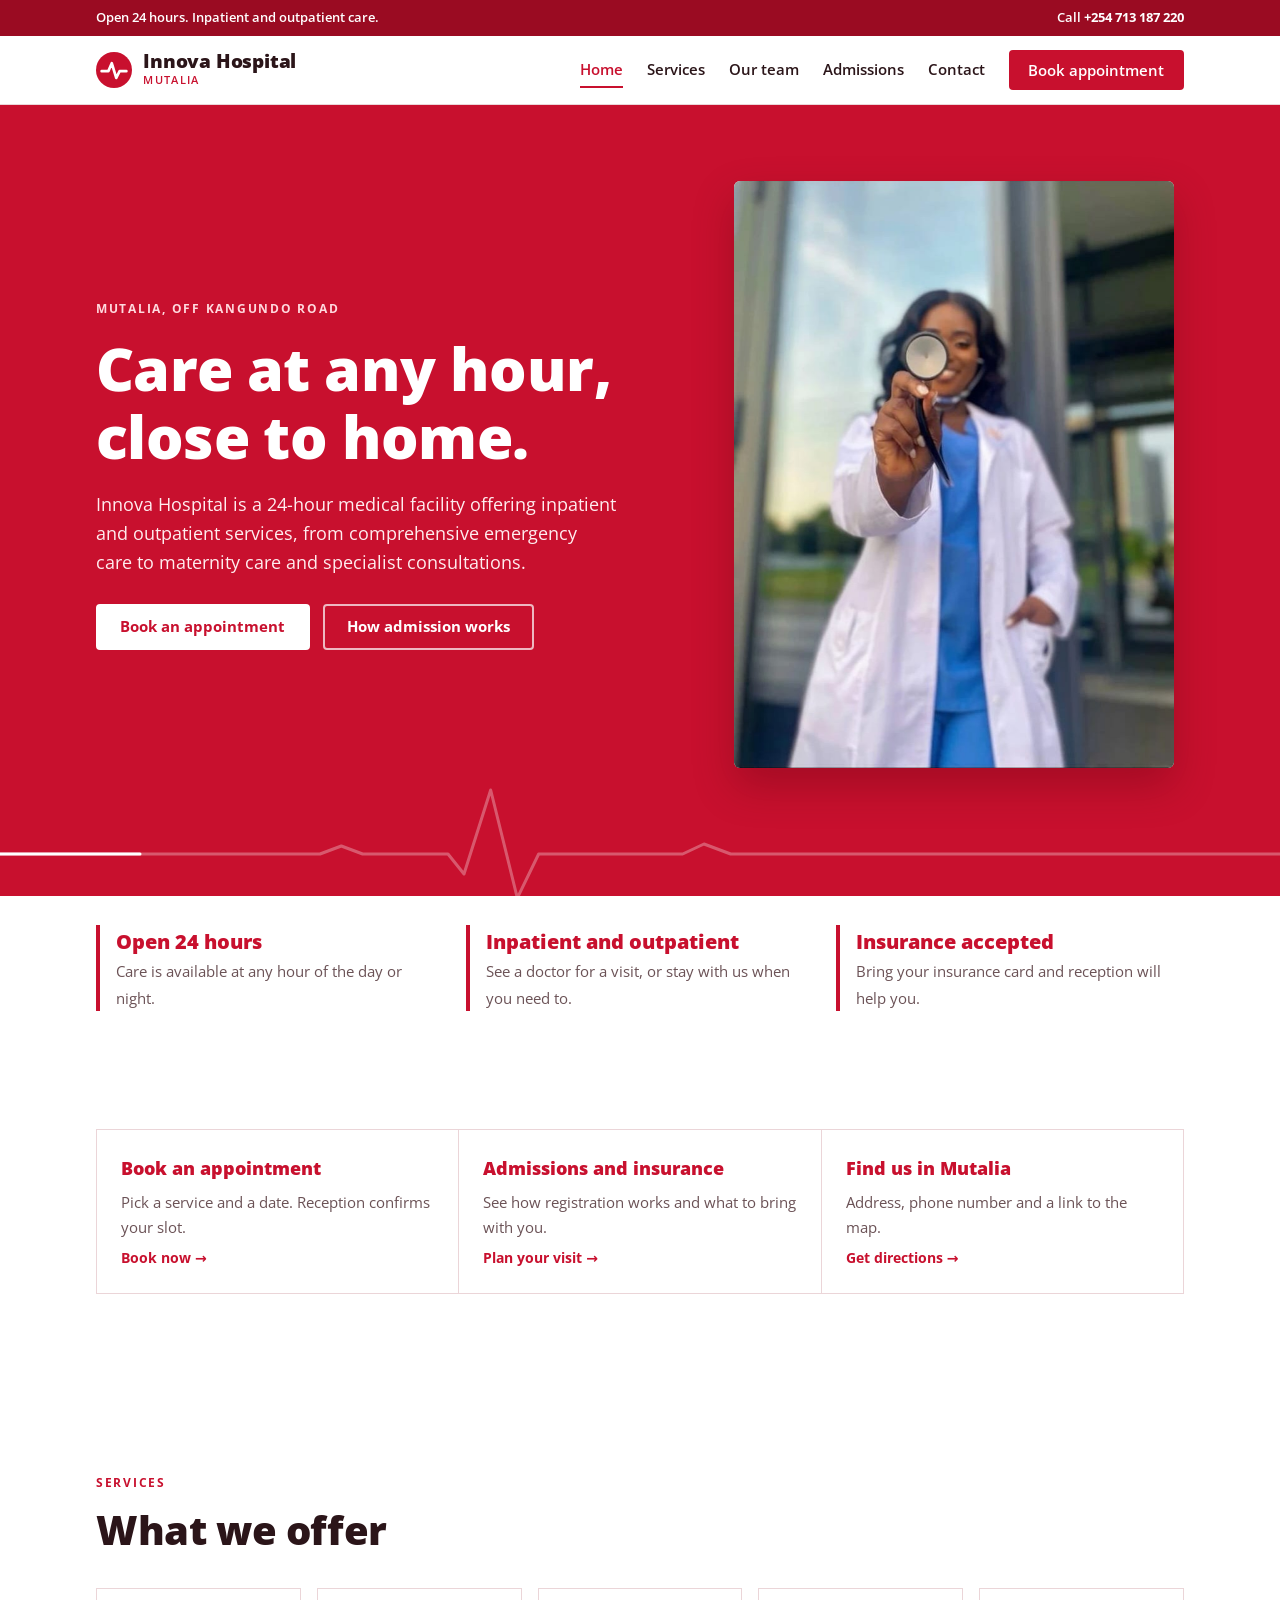
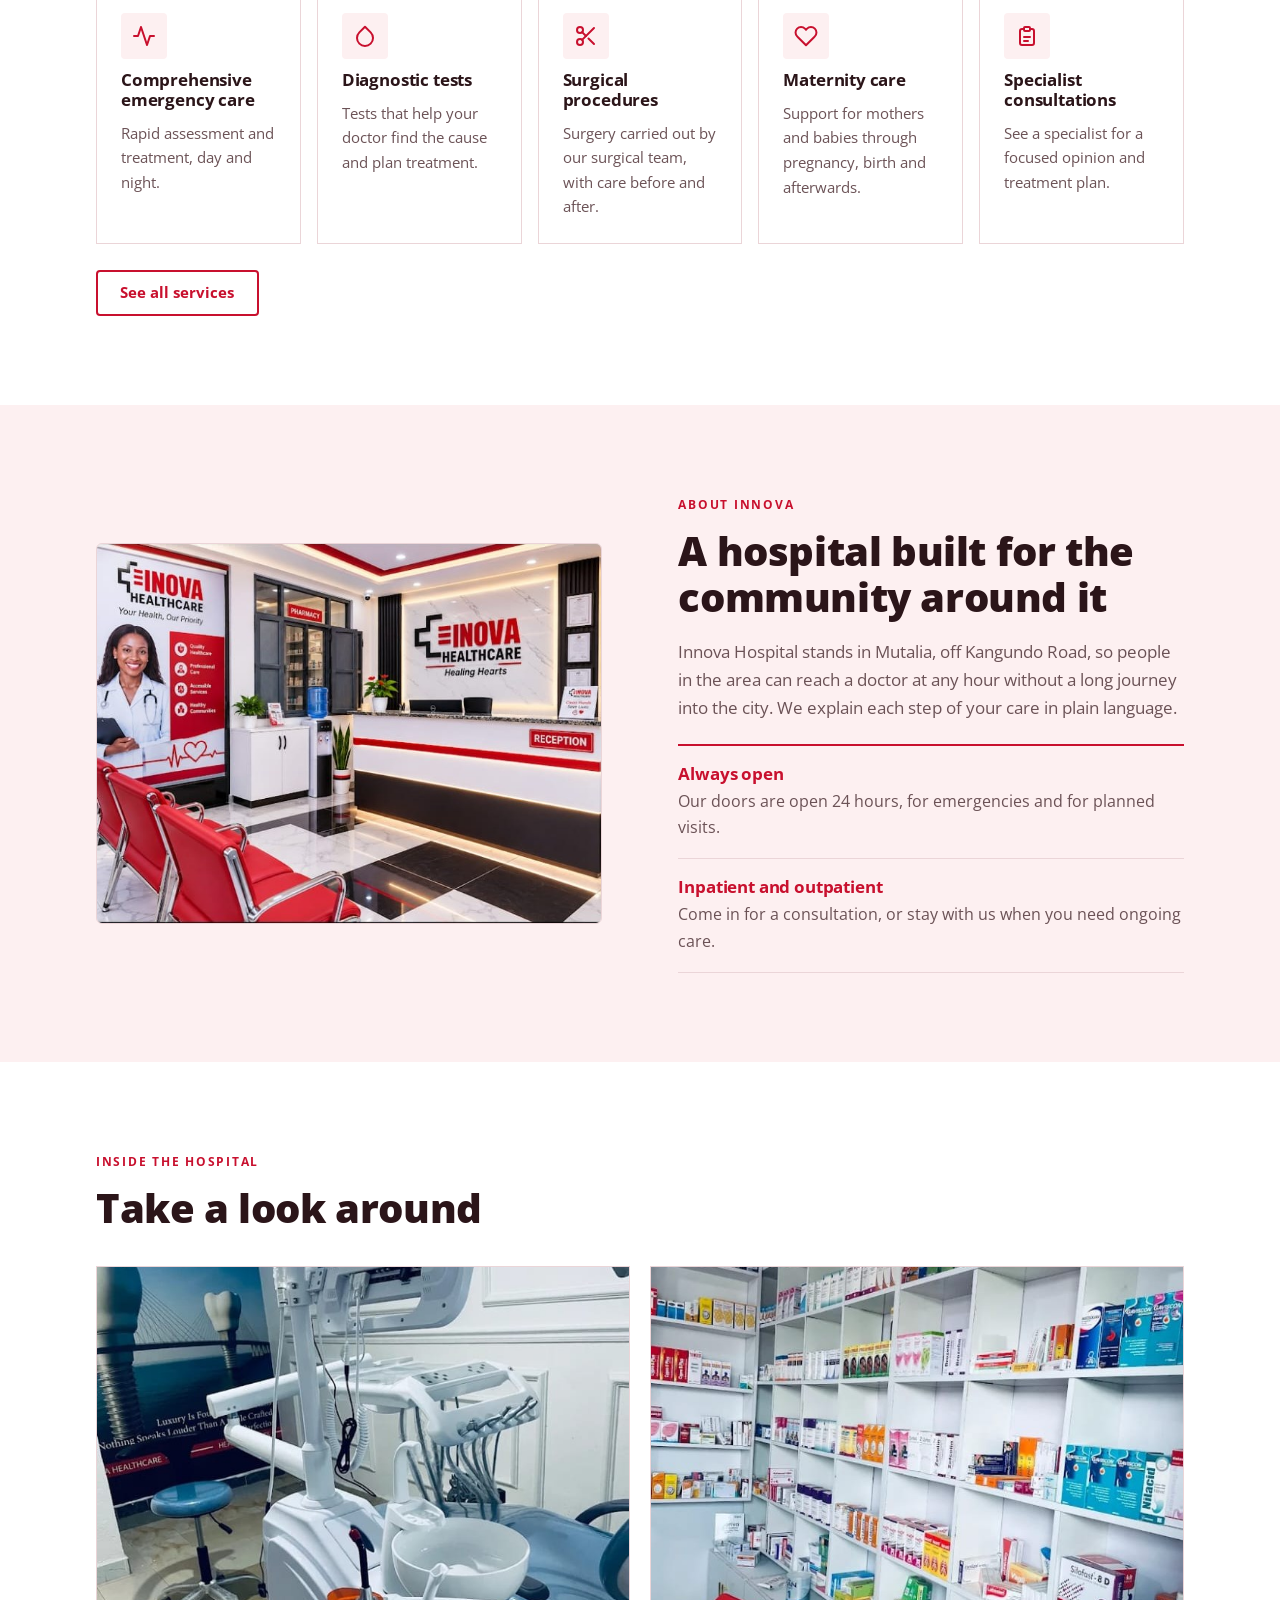
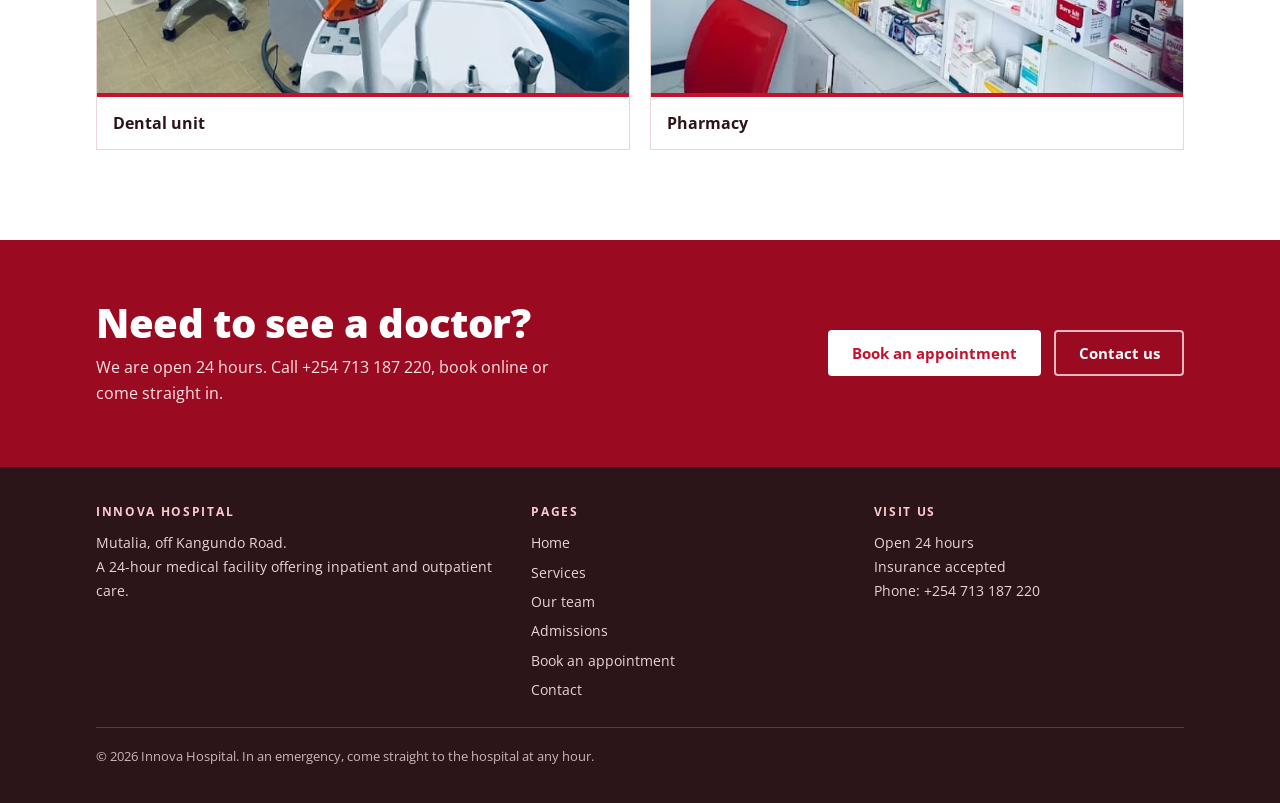
<file: index.html>
<!doctype html>
<html lang="en">
<head>
<meta charset="utf-8">
<meta name="viewport" content="width=device-width, initial-scale=1, viewport-fit=cover">
<title>Home | Innova Hospital</title>
<link rel="preconnect" href="https://fonts.googleapis.com">
<link rel="preconnect" href="https://fonts.gstatic.com" crossorigin>
<link rel="stylesheet" href="https://fonts.googleapis.com/css2?family=Open+Sans:wght@400;600;700;800&display=swap">
<link rel="stylesheet" href="styles.css">
<style>html{padding-top:env(safe-area-inset-top,0px);padding-bottom:env(safe-area-inset-bottom,0px)}</style>
</head>
<body>
<header class="top">
  <div class="strip"><div class="wrap"><span>Open 24 hours. Inpatient and outpatient care.</span><span>Call <a href="tel:+254713187220">+254 713 187 220</a></span></div></div>
  <div class="wrap bar">
    <a class="brand" href="index.html" aria-label="Innova Hospital home">
      <svg viewBox="0 0 32 32" aria-hidden="true"><circle cx="16" cy="16" r="16" fill="#C8102E"/><path d="M5 17h6l3-7 4 13 3-6h6" fill="none" stroke="#fff" stroke-width="2.4" stroke-linecap="round" stroke-linejoin="round"/></svg>
      <span><b>Innova Hospital</b><small>Mutalia</small></span>
    </a>
    <button class="menu" id="menu" aria-expanded="false" aria-controls="nav">Menu</button>
    <nav class="main" id="nav" aria-label="Main">
      <a href="index.html" aria-current="page">Home</a>
      <a href="services.html">Services</a>
      <a href="team.html">Our team</a>
      <a href="admissions.html">Admissions</a>
      <a href="contact.html">Contact</a>
      <a class="btn" href="book.html">Book appointment</a>
    </nav>
  </div>
</header>
<main>
<section class="hero">
  <div class="wrap">
    <div>
      <p class="eyebrow">Mutalia, off Kangundo Road</p>
      <h1>Care at any hour, close to home.</h1>
      <p class="sub">Innova Hospital is a 24-hour medical facility offering inpatient and outpatient services, from comprehensive emergency care to maternity care and specialist consultations.</p>
      <div class="cta">
        <a class="btn light" href="book.html">Book an appointment</a>
        <a class="btn ghost" href="admissions.html">How admission works</a>
      </div>
    </div>
    <div class="frame"><img src="doctor.jpg" width="702" height="937" alt="A doctor in a white coat and blue scrubs holding a stethoscope toward the camera"></div>
  </div>
  <svg class="ecg" viewBox="0 0 1200 120" preserveAspectRatio="none" aria-hidden="true"><path class="base" d="M0 78H300l20-8 20 8h80l15 20 25-84 25 108 20-44h135l20-10 25 10H1200"/><path class="pulse" d="M0 78H300l20-8 20 8h80l15 20 25-84 25 108 20-44h135l20-10 25 10H1200"/></svg>
</section>

<section class="band" style="padding-block:0">
  <div class="wrap keyfacts">
  <div><b>Open 24 hours</b><span>Care is available at any hour of the day or night.</span></div>
  <div><b>Inpatient and outpatient</b><span>See a doctor for a visit, or stay with us when you need to.</span></div>
  <div><b>Insurance accepted</b><span>Bring your insurance card and reception will help you.</span></div>
</div>
</section>

<section class="band">
  <div class="wrap">
    <div class="quick">
      <a href="book.html"><b>Book an appointment</b><span>Pick a service and a date. Reception confirms your slot.</span><em>Book now &rarr;</em></a>
      <a href="admissions.html"><b>Admissions and insurance</b><span>See how registration works and what to bring with you.</span><em>Plan your visit &rarr;</em></a>
      <a href="contact.html"><b>Find us in Mutalia</b><span>Address, phone number and a link to the map.</span><em>Get directions &rarr;</em></a>
    </div>
  </div>
</section>

<section class="band">
  <div class="wrap">
    <div class="head">
      <p class="eyebrow">Services</p>
      <h2>What we offer</h2>
    </div>
    <div class="cards">
      <article class="svc"><span class="ico"><svg viewBox="0 0 24 24" aria-hidden="true"><polyline points="22 12 18 12 15 21 9 3 6 12 2 12"/></svg></span><h3>Comprehensive emergency care</h3><p>Rapid assessment and treatment, day and night.</p></article>
      <article class="svc"><span class="ico"><svg viewBox="0 0 24 24" aria-hidden="true"><path d="M12 2.69l5.66 5.66a8 8 0 1 1-11.31 0z"/></svg></span><h3>Diagnostic tests</h3><p>Tests that help your doctor find the cause and plan treatment.</p></article>
      <article class="svc"><span class="ico"><svg viewBox="0 0 24 24" aria-hidden="true"><circle cx="6" cy="6" r="3"/><circle cx="6" cy="18" r="3"/><line x1="20" y1="4" x2="8.12" y2="15.88"/><line x1="14.47" y1="14.48" x2="20" y2="20"/><line x1="8.12" y1="8.12" x2="12" y2="12"/></svg></span><h3>Surgical procedures</h3><p>Surgery carried out by our surgical team, with care before and after.</p></article>
      <article class="svc"><span class="ico"><svg viewBox="0 0 24 24" aria-hidden="true"><path d="M20.84 4.61a5.5 5.5 0 0 0-7.78 0L12 5.67l-1.06-1.06a5.5 5.5 0 0 0-7.78 7.78l1.06 1.06L12 21.23l7.78-7.78 1.06-1.06a5.5 5.5 0 0 0 0-7.78z"/></svg></span><h3>Maternity care</h3><p>Support for mothers and babies through pregnancy, birth and afterwards.</p></article>
      <article class="svc"><span class="ico"><svg viewBox="0 0 24 24" aria-hidden="true"><path d="M9 5H7a2 2 0 0 0-2 2v12a2 2 0 0 0 2 2h10a2 2 0 0 0 2-2V7a2 2 0 0 0-2-2h-2"/><rect x="9" y="3" width="6" height="4" rx="1"/><path d="M9 13h6M9 17h4"/></svg></span><h3>Specialist consultations</h3><p>See a specialist for a focused opinion and treatment plan.</p></article>
    </div>
    <p class="more"><a class="btn outline" href="services.html">See all services</a></p>
  </div>
</section>

<section class="band tint">
  <div class="wrap split">
    <div class="figure"><img src="reception.jpg" width="702" height="528" alt="The hospital reception with a red and white desk, red waiting chairs and a pharmacy window"></div>
    <div>
      <p class="eyebrow">About Innova</p>
      <h2>A hospital built for the community around it</h2>
      <p class="lead">Innova Hospital stands in Mutalia, off Kangundo Road, so people in the area can reach a doctor at any hour without a long journey into the city. We explain each step of your care in plain language.</p>
      <div class="vals">
        <div><h3>Always open</h3><p>Our doors are open 24 hours, for emergencies and for planned visits.</p></div>
        <div><h3>Inpatient and outpatient</h3><p>Come in for a consultation, or stay with us when you need ongoing care.</p></div>
      </div>
    </div>
  </div>
</section>

<section class="band">
  <div class="wrap">
    <div class="head">
      <p class="eyebrow">Inside the hospital</p>
      <h2>Take a look around</h2>
    </div>
    <div class="gallery">
      <figure><img src="dental.jpg" width="702" height="937" alt="A dental treatment unit with a chair, monitor and instruments"><figcaption>Dental unit</figcaption></figure>
      <figure><img src="pharmacy.jpg" width="702" height="937" alt="Pharmacy shelves stocked with medicines"><figcaption>Pharmacy</figcaption></figure>
    </div>
  </div>
</section>
</main>
<section class="cta-band">
  <div class="wrap">
    <div><h2>Need to see a doctor?</h2><p>We are open 24 hours. Call +254 713 187 220, book online or come straight in.</p></div>
    <div class="cta"><a class="btn light" href="book.html">Book an appointment</a><a class="btn ghost" href="contact.html">Contact us</a></div>
  </div>
</section>
<footer class="site">
  <div class="wrap">
    <div>
      <h4>Innova Hospital</h4>
      <p>Mutalia, off Kangundo Road.<br>A 24-hour medical facility offering inpatient and outpatient care.</p>
    </div>
    <div>
      <h4>Pages</h4>
      <ul>
        <li><a href="index.html">Home</a></li>
        <li><a href="services.html">Services</a></li>
        <li><a href="team.html">Our team</a></li>
        <li><a href="admissions.html">Admissions</a></li>
        <li><a href="book.html">Book an appointment</a></li>
        <li><a href="contact.html">Contact</a></li>
      </ul>
    </div>
    <div>
      <h4>Visit us</h4>
      <p>Open 24 hours<br>Insurance accepted<br>Phone: <a href="tel:+254713187220">+254 713 187 220</a></p>
    </div>
    <p class="legal">&copy; 2026 Innova Hospital. In an emergency, come straight to the hospital at any hour.</p>
  </div>
</footer>
<script src="app.js"></script>
</body>
</html>
</file>
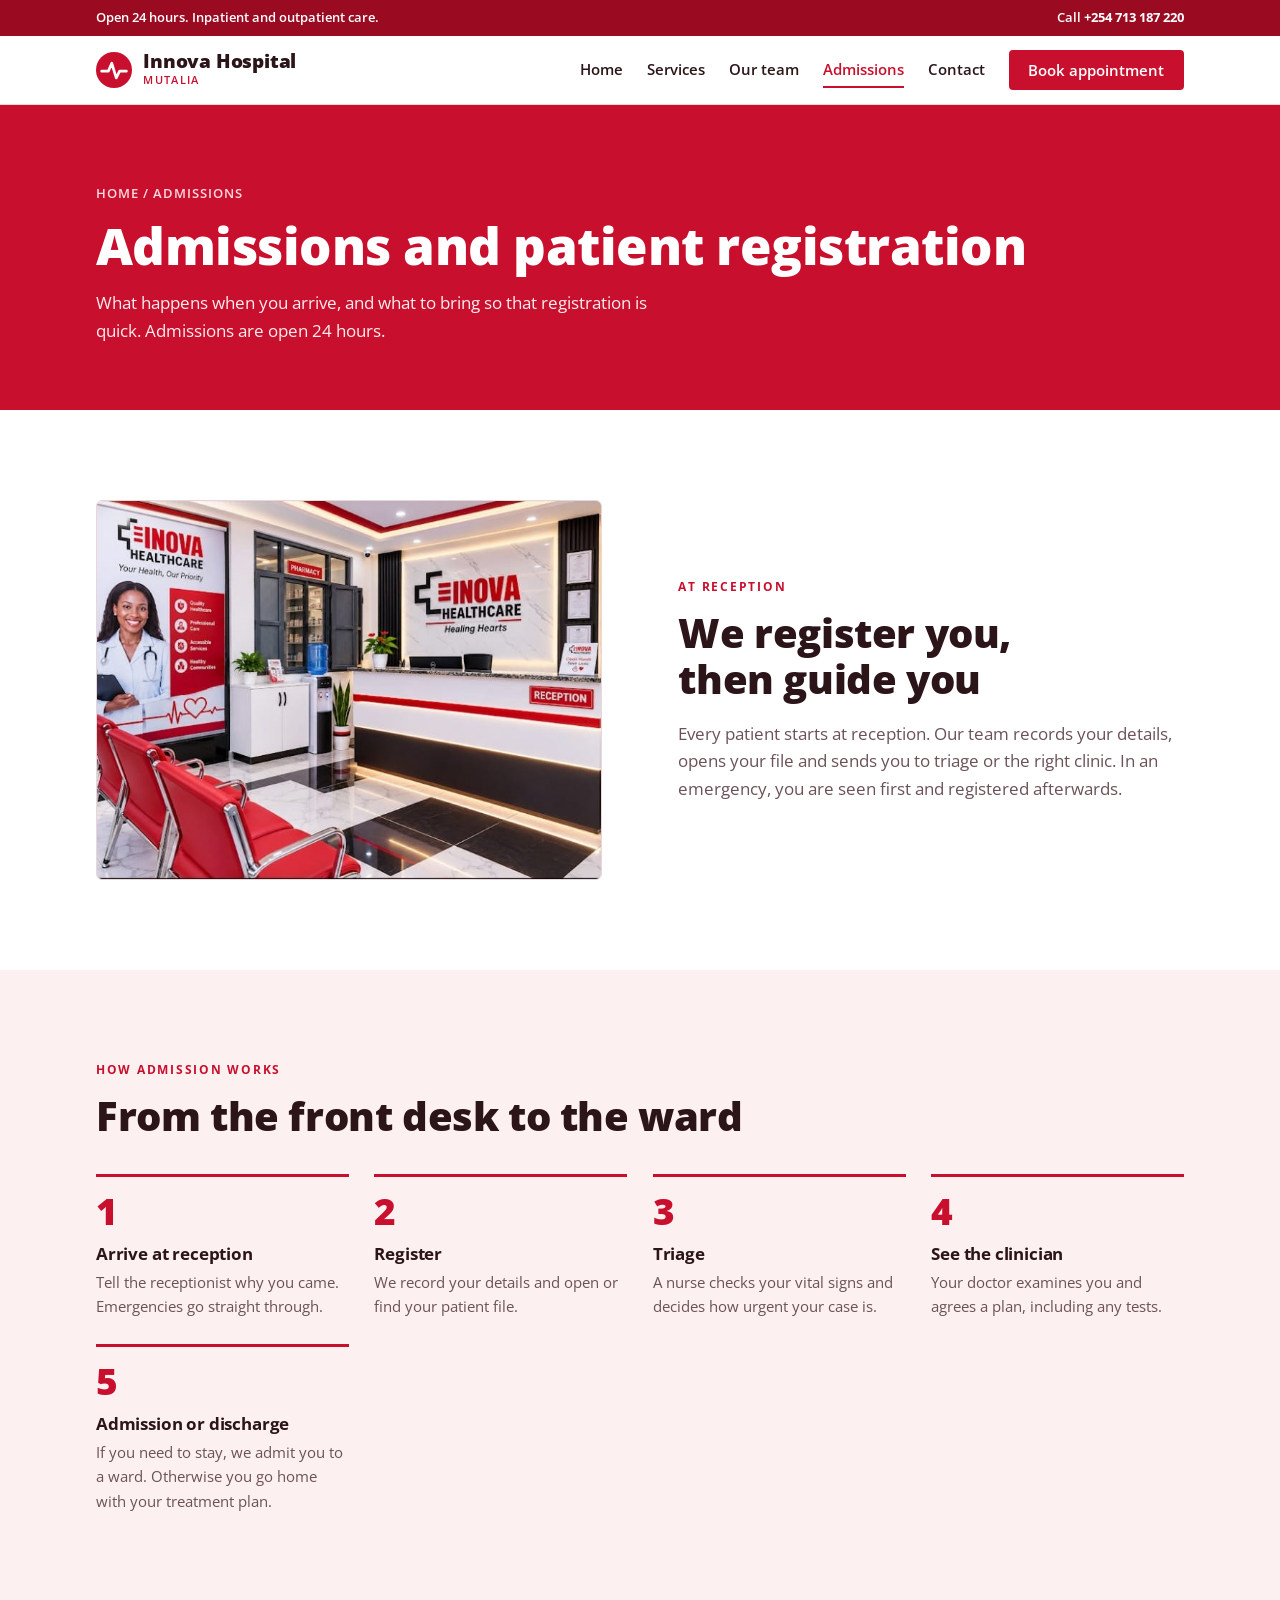
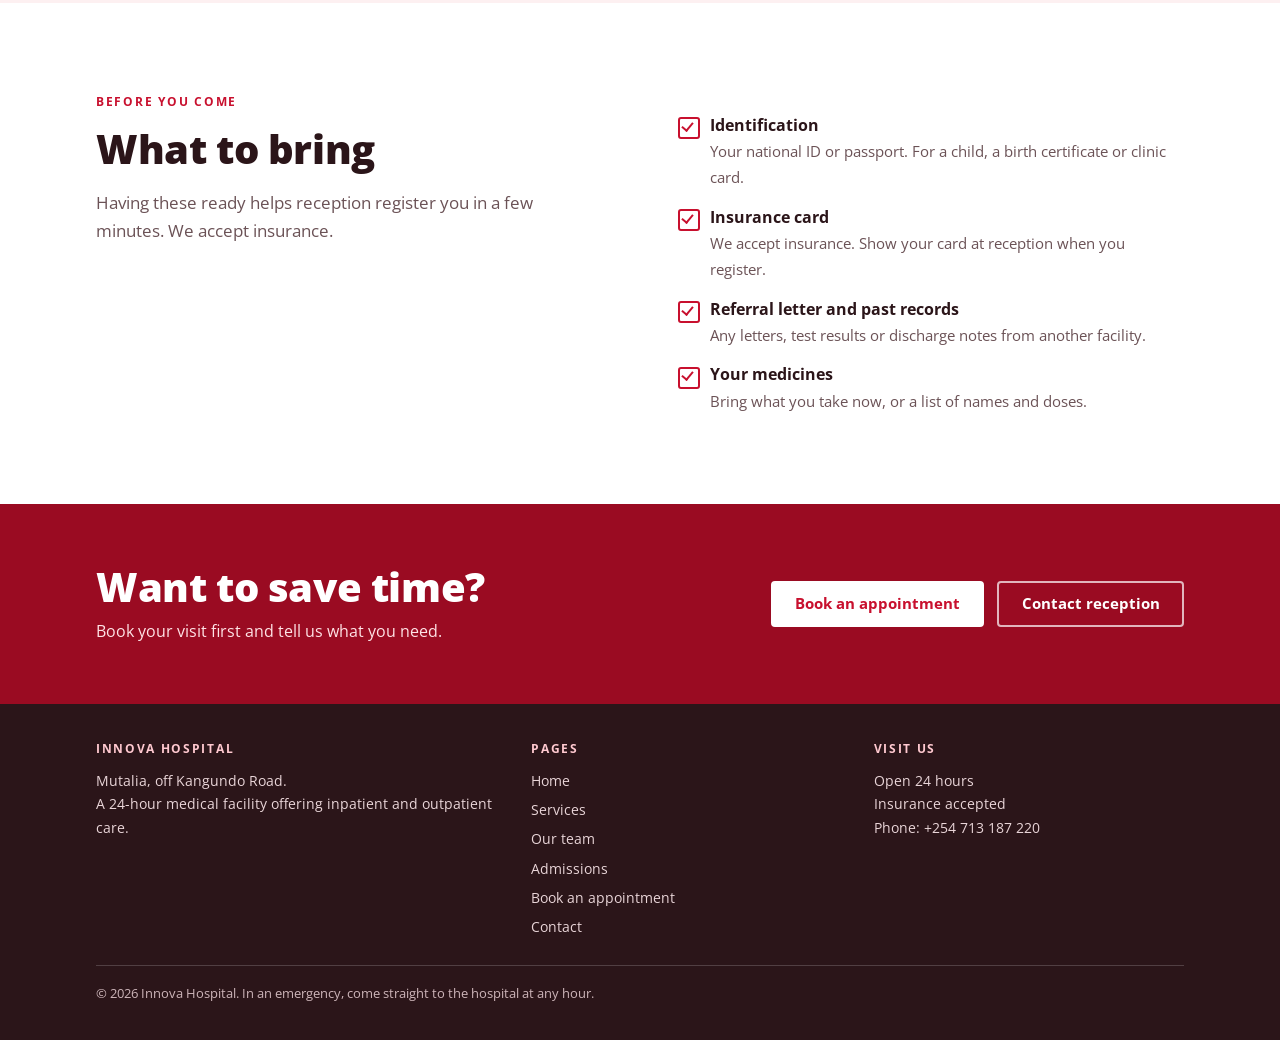
<file: admissions.html>
<!doctype html>
<html lang="en">
<head>
<meta charset="utf-8">
<meta name="viewport" content="width=device-width, initial-scale=1, viewport-fit=cover">
<title>Admissions | Innova Hospital</title>
<link rel="preconnect" href="https://fonts.googleapis.com">
<link rel="preconnect" href="https://fonts.gstatic.com" crossorigin>
<link rel="stylesheet" href="https://fonts.googleapis.com/css2?family=Open+Sans:wght@400;600;700;800&display=swap">
<link rel="stylesheet" href="styles.css">
<style>html{padding-top:env(safe-area-inset-top,0px);padding-bottom:env(safe-area-inset-bottom,0px)}</style>
</head>
<body>
<header class="top">
  <div class="strip"><div class="wrap"><span>Open 24 hours. Inpatient and outpatient care.</span><span>Call <a href="tel:+254713187220">+254 713 187 220</a></span></div></div>
  <div class="wrap bar">
    <a class="brand" href="index.html" aria-label="Innova Hospital home">
      <svg viewBox="0 0 32 32" aria-hidden="true"><circle cx="16" cy="16" r="16" fill="#C8102E"/><path d="M5 17h6l3-7 4 13 3-6h6" fill="none" stroke="#fff" stroke-width="2.4" stroke-linecap="round" stroke-linejoin="round"/></svg>
      <span><b>Innova Hospital</b><small>Mutalia</small></span>
    </a>
    <button class="menu" id="menu" aria-expanded="false" aria-controls="nav">Menu</button>
    <nav class="main" id="nav" aria-label="Main">
      <a href="index.html">Home</a>
      <a href="services.html">Services</a>
      <a href="team.html">Our team</a>
      <a href="admissions.html" aria-current="page">Admissions</a>
      <a href="contact.html">Contact</a>
      <a class="btn" href="book.html">Book appointment</a>
    </nav>
  </div>
</header>
<section class="page-hero">
  <div class="wrap">
    <p class="crumbs"><a href="index.html">Home</a> / Admissions</p>
    <h1>Admissions and patient registration</h1>
    <p>What happens when you arrive, and what to bring so that registration is quick. Admissions are open 24 hours.</p>
  </div>
</section>
<main>
<section class="band">
  <div class="wrap split">
    <div class="figure"><img src="reception.jpg" width="702" height="528" alt="The hospital reception with a red and white desk, red waiting chairs and a pharmacy window"></div>
    <div>
      <p class="eyebrow">At reception</p>
      <h2>We register you, then guide you</h2>
      <p class="lead">Every patient starts at reception. Our team records your details, opens your file and sends you to triage or the right clinic. In an emergency, you are seen first and registered afterwards.</p>
    </div>
  </div>
</section>

<section class="band tint">
  <div class="wrap">
    <div class="head">
      <p class="eyebrow">How admission works</p>
      <h2>From the front desk to the ward</h2>
    </div>
    <ol class="steps">
      <li><span class="n">1</span><h3>Arrive at reception</h3><p>Tell the receptionist why you came. Emergencies go straight through.</p></li>
      <li><span class="n">2</span><h3>Register</h3><p>We record your details and open or find your patient file.</p></li>
      <li><span class="n">3</span><h3>Triage</h3><p>A nurse checks your vital signs and decides how urgent your case is.</p></li>
      <li><span class="n">4</span><h3>See the clinician</h3><p>Your doctor examines you and agrees a plan, including any tests.</p></li>
      <li><span class="n">5</span><h3>Admission or discharge</h3><p>If you need to stay, we admit you to a ward. Otherwise you go home with your treatment plan.</p></li>
    </ol>
  </div>
</section>

<section class="band">
  <div class="wrap split top">
    <div>
      <p class="eyebrow">Before you come</p>
      <h2>What to bring</h2>
      <p class="lead">Having these ready helps reception register you in a few minutes. We accept insurance.</p>
    </div>
    <ul class="checks">
      <li><b>Identification</b><span>Your national ID or passport. For a child, a birth certificate or clinic card.</span></li>
      <li><b>Insurance card</b><span>We accept insurance. Show your card at reception when you register.</span></li>
      <li><b>Referral letter and past records</b><span>Any letters, test results or discharge notes from another facility.</span></li>
      <li><b>Your medicines</b><span>Bring what you take now, or a list of names and doses.</span></li>
    </ul>
  </div>
</section>
</main>
<section class="cta-band">
  <div class="wrap">
    <div><h2>Want to save time?</h2><p>Book your visit first and tell us what you need.</p></div>
    <div class="cta"><a class="btn light" href="book.html">Book an appointment</a><a class="btn ghost" href="contact.html">Contact reception</a></div>
  </div>
</section>
<footer class="site">
  <div class="wrap">
    <div>
      <h4>Innova Hospital</h4>
      <p>Mutalia, off Kangundo Road.<br>A 24-hour medical facility offering inpatient and outpatient care.</p>
    </div>
    <div>
      <h4>Pages</h4>
      <ul>
        <li><a href="index.html">Home</a></li>
        <li><a href="services.html">Services</a></li>
        <li><a href="team.html">Our team</a></li>
        <li><a href="admissions.html">Admissions</a></li>
        <li><a href="book.html">Book an appointment</a></li>
        <li><a href="contact.html">Contact</a></li>
      </ul>
    </div>
    <div>
      <h4>Visit us</h4>
      <p>Open 24 hours<br>Insurance accepted<br>Phone: <a href="tel:+254713187220">+254 713 187 220</a></p>
    </div>
    <p class="legal">&copy; 2026 Innova Hospital. In an emergency, come straight to the hospital at any hour.</p>
  </div>
</footer>
<script src="app.js"></script>
</body>
</html>
</file>
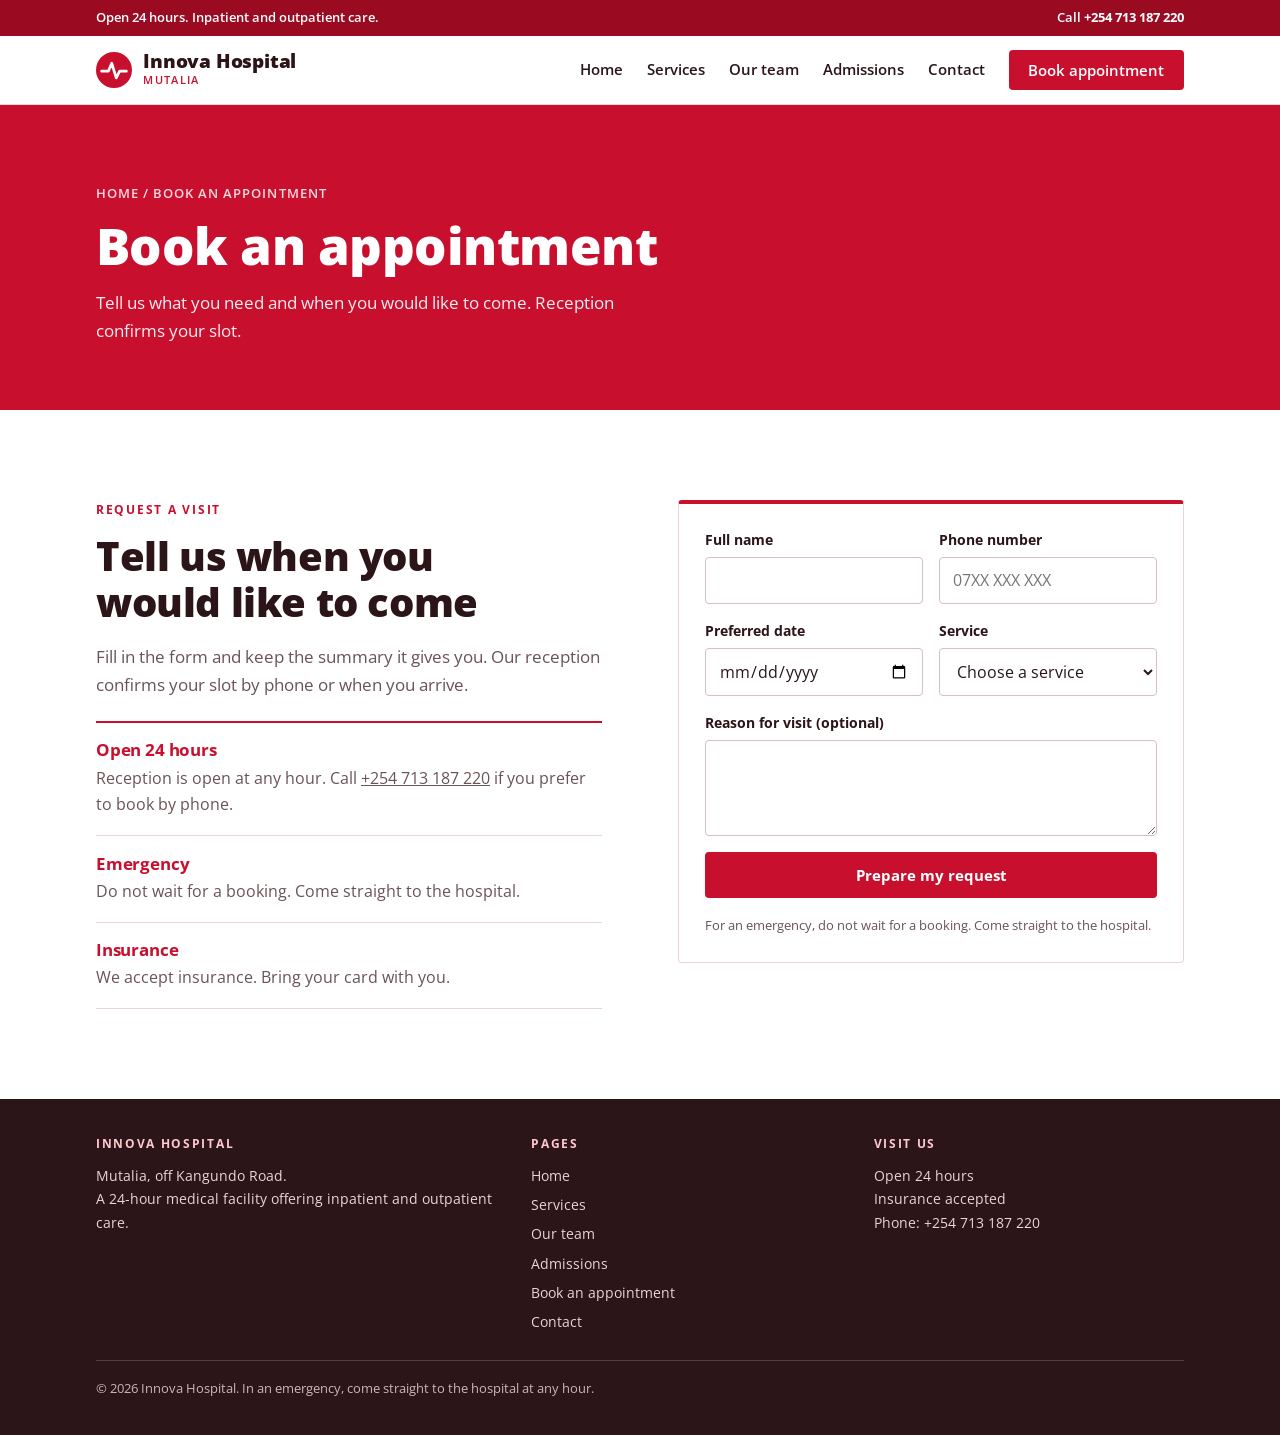
<file: book.html>
<!doctype html>
<html lang="en">
<head>
<meta charset="utf-8">
<meta name="viewport" content="width=device-width, initial-scale=1, viewport-fit=cover">
<title>Book an appointment | Innova Hospital</title>
<link rel="preconnect" href="https://fonts.googleapis.com">
<link rel="preconnect" href="https://fonts.gstatic.com" crossorigin>
<link rel="stylesheet" href="https://fonts.googleapis.com/css2?family=Open+Sans:wght@400;600;700;800&display=swap">
<link rel="stylesheet" href="styles.css">
<style>html{padding-top:env(safe-area-inset-top,0px);padding-bottom:env(safe-area-inset-bottom,0px)}</style>
</head>
<body>
<header class="top">
  <div class="strip"><div class="wrap"><span>Open 24 hours. Inpatient and outpatient care.</span><span>Call <a href="tel:+254713187220">+254 713 187 220</a></span></div></div>
  <div class="wrap bar">
    <a class="brand" href="index.html" aria-label="Innova Hospital home">
      <svg viewBox="0 0 32 32" aria-hidden="true"><circle cx="16" cy="16" r="16" fill="#C8102E"/><path d="M5 17h6l3-7 4 13 3-6h6" fill="none" stroke="#fff" stroke-width="2.4" stroke-linecap="round" stroke-linejoin="round"/></svg>
      <span><b>Innova Hospital</b><small>Mutalia</small></span>
    </a>
    <button class="menu" id="menu" aria-expanded="false" aria-controls="nav">Menu</button>
    <nav class="main" id="nav" aria-label="Main">
      <a href="index.html">Home</a>
      <a href="services.html">Services</a>
      <a href="team.html">Our team</a>
      <a href="admissions.html">Admissions</a>
      <a href="contact.html">Contact</a>
      <a class="btn" href="book.html" aria-current="page">Book appointment</a>
    </nav>
  </div>
</header>
<section class="page-hero">
  <div class="wrap">
    <p class="crumbs"><a href="index.html">Home</a> / Book an appointment</p>
    <h1>Book an appointment</h1>
    <p>Tell us what you need and when you would like to come. Reception confirms your slot.</p>
  </div>
</section>
<main>
<section class="band">
  <div class="wrap split top">
    <div>
      <p class="eyebrow">Request a visit</p>
      <h2>Tell us when you would like to come</h2>
      <p class="lead">Fill in the form and keep the summary it gives you. Our reception confirms your slot by phone or when you arrive.</p>
      <div class="vals">
        <div><h3>Open 24 hours</h3><p>Reception is open at any hour. Call <a href="tel:+254713187220">+254 713 187 220</a> if you prefer to book by phone.</p></div>
        <div><h3>Emergency</h3><p>Do not wait for a booking. Come straight to the hospital.</p></div>
        <div><h3>Insurance</h3><p>We accept insurance. Bring your card with you.</p></div>
      </div>
      <div id="result" hidden tabindex="-1" aria-live="polite"></div>
    </div>
    <form id="appt" novalidate>
      <div class="row">
        <label for="f-name">Full name<input id="f-name" name="name" autocomplete="name" required></label>
        <label for="f-phone">Phone number<input id="f-phone" name="phone" type="tel" autocomplete="tel" placeholder="07XX XXX XXX" required></label>
      </div>
      <div class="row">
        <label for="f-date">Preferred date<input id="f-date" name="date" type="date" required></label>
        <label for="f-dept">Service
          <select id="f-dept" name="dept" required>
            <option value="">Choose a service</option>
            <option>Outpatient consultation</option>
            <option>Specialist consultation</option>
            <option>Maternity care</option>
            <option>Diagnostic tests</option>
            <option>Surgical consultation</option>
          </select>
        </label>
      </div>
      <label for="f-reason">Reason for visit (optional)<textarea id="f-reason" name="reason"></textarea></label>
      <button class="btn" type="submit">Prepare my request</button>
      <p class="note">For an emergency, do not wait for a booking. Come straight to the hospital.</p>
    </form>
  </div>
</section>
</main>
<footer class="site">
  <div class="wrap">
    <div>
      <h4>Innova Hospital</h4>
      <p>Mutalia, off Kangundo Road.<br>A 24-hour medical facility offering inpatient and outpatient care.</p>
    </div>
    <div>
      <h4>Pages</h4>
      <ul>
        <li><a href="index.html">Home</a></li>
        <li><a href="services.html">Services</a></li>
        <li><a href="team.html">Our team</a></li>
        <li><a href="admissions.html">Admissions</a></li>
        <li><a href="book.html">Book an appointment</a></li>
        <li><a href="contact.html">Contact</a></li>
      </ul>
    </div>
    <div>
      <h4>Visit us</h4>
      <p>Open 24 hours<br>Insurance accepted<br>Phone: <a href="tel:+254713187220">+254 713 187 220</a></p>
    </div>
    <p class="legal">&copy; 2026 Innova Hospital. In an emergency, come straight to the hospital at any hour.</p>
  </div>
</footer>
<script src="app.js"></script>
</body>
</html>
</file>
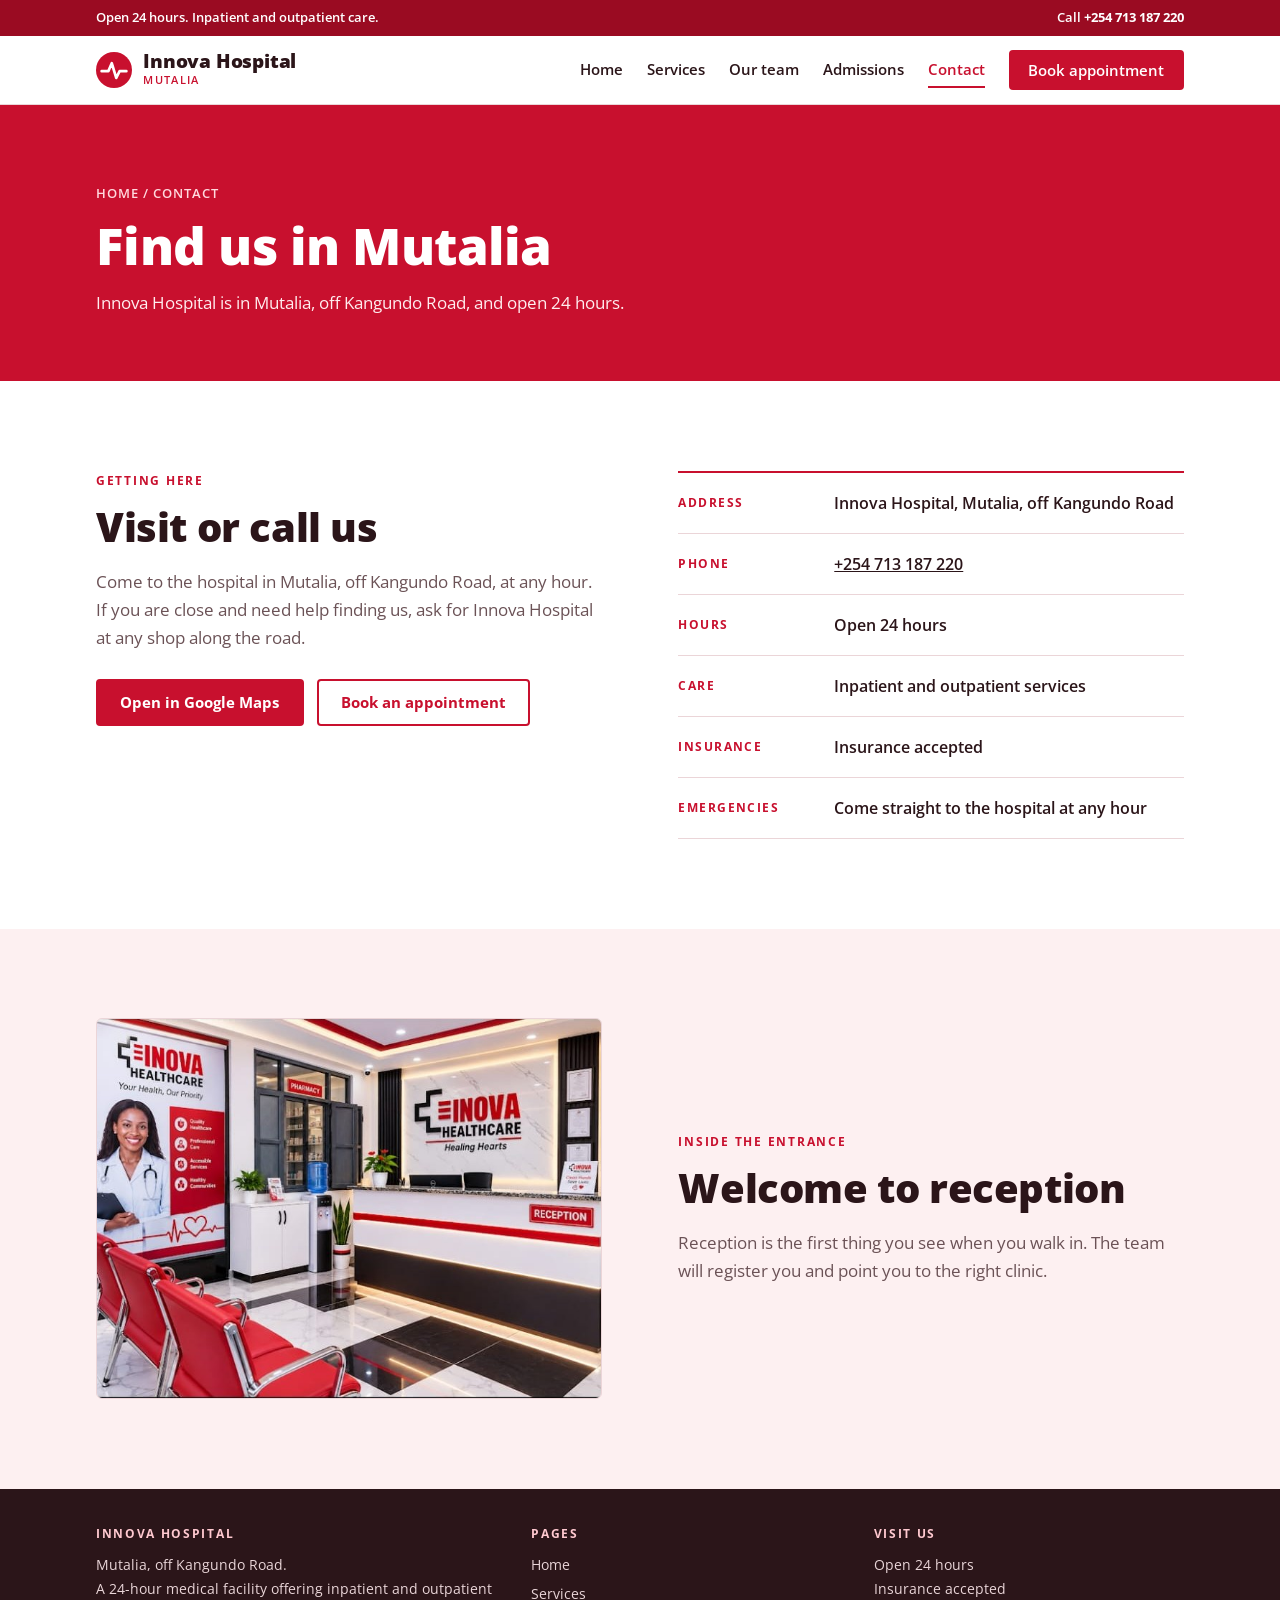
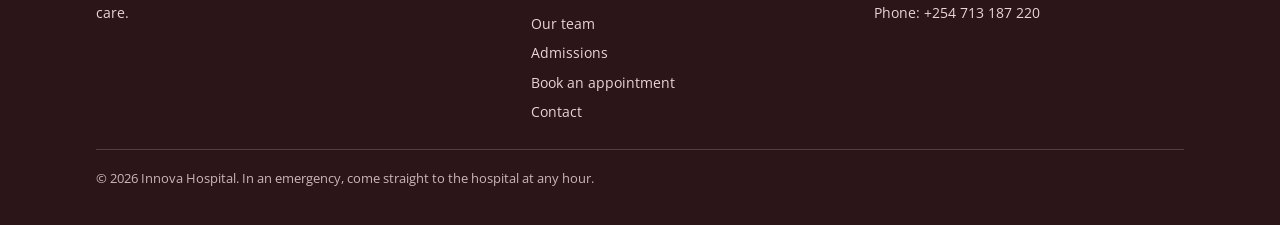
<file: contact.html>
<!doctype html>
<html lang="en">
<head>
<meta charset="utf-8">
<meta name="viewport" content="width=device-width, initial-scale=1, viewport-fit=cover">
<title>Contact | Innova Hospital</title>
<link rel="preconnect" href="https://fonts.googleapis.com">
<link rel="preconnect" href="https://fonts.gstatic.com" crossorigin>
<link rel="stylesheet" href="https://fonts.googleapis.com/css2?family=Open+Sans:wght@400;600;700;800&display=swap">
<link rel="stylesheet" href="styles.css">
<style>html{padding-top:env(safe-area-inset-top,0px);padding-bottom:env(safe-area-inset-bottom,0px)}</style>
</head>
<body>
<header class="top">
  <div class="strip"><div class="wrap"><span>Open 24 hours. Inpatient and outpatient care.</span><span>Call <a href="tel:+254713187220">+254 713 187 220</a></span></div></div>
  <div class="wrap bar">
    <a class="brand" href="index.html" aria-label="Innova Hospital home">
      <svg viewBox="0 0 32 32" aria-hidden="true"><circle cx="16" cy="16" r="16" fill="#C8102E"/><path d="M5 17h6l3-7 4 13 3-6h6" fill="none" stroke="#fff" stroke-width="2.4" stroke-linecap="round" stroke-linejoin="round"/></svg>
      <span><b>Innova Hospital</b><small>Mutalia</small></span>
    </a>
    <button class="menu" id="menu" aria-expanded="false" aria-controls="nav">Menu</button>
    <nav class="main" id="nav" aria-label="Main">
      <a href="index.html">Home</a>
      <a href="services.html">Services</a>
      <a href="team.html">Our team</a>
      <a href="admissions.html">Admissions</a>
      <a href="contact.html" aria-current="page">Contact</a>
      <a class="btn" href="book.html">Book appointment</a>
    </nav>
  </div>
</header>
<section class="page-hero">
  <div class="wrap">
    <p class="crumbs"><a href="index.html">Home</a> / Contact</p>
    <h1>Find us in Mutalia</h1>
    <p>Innova Hospital is in Mutalia, off Kangundo Road, and open 24 hours.</p>
  </div>
</section>
<main>
<section class="band">
  <div class="wrap split top">
    <div>
      <p class="eyebrow">Getting here</p>
      <h2>Visit or call us</h2>
      <p class="lead">Come to the hospital in Mutalia, off Kangundo Road, at any hour. If you are close and need help finding us, ask for Innova Hospital at any shop along the road.</p>
      <div class="cta">
        <a class="btn" href="https://www.google.com/maps/search/?api=1&query=Innova+Hospital+Mutalia+Kangundo+Road" target="_blank" rel="noopener">Open in Google Maps</a>
        <a class="btn outline" href="book.html">Book an appointment</a>
      </div>
    </div>
    <dl class="facts">
      <div><dt>Address</dt><dd>Innova Hospital, Mutalia, off Kangundo Road</dd></div>
      <div><dt>Phone</dt><dd><a href="tel:+254713187220">+254 713 187 220</a></dd></div>
      <div><dt>Hours</dt><dd>Open 24 hours</dd></div>
      <div><dt>Care</dt><dd>Inpatient and outpatient services</dd></div>
      <div><dt>Insurance</dt><dd>Insurance accepted</dd></div>
      <div><dt>Emergencies</dt><dd>Come straight to the hospital at any hour</dd></div>
    </dl>
  </div>
</section>
<section class="band tint">
  <div class="wrap split">
    <div class="figure"><img src="reception.jpg" width="702" height="528" alt="The hospital reception with a red and white desk, red waiting chairs and a pharmacy window"></div>
    <div>
      <p class="eyebrow">Inside the entrance</p>
      <h2>Welcome to reception</h2>
      <p class="lead">Reception is the first thing you see when you walk in. The team will register you and point you to the right clinic.</p>
    </div>
  </div>
</section>
</main>
<footer class="site">
  <div class="wrap">
    <div>
      <h4>Innova Hospital</h4>
      <p>Mutalia, off Kangundo Road.<br>A 24-hour medical facility offering inpatient and outpatient care.</p>
    </div>
    <div>
      <h4>Pages</h4>
      <ul>
        <li><a href="index.html">Home</a></li>
        <li><a href="services.html">Services</a></li>
        <li><a href="team.html">Our team</a></li>
        <li><a href="admissions.html">Admissions</a></li>
        <li><a href="book.html">Book an appointment</a></li>
        <li><a href="contact.html">Contact</a></li>
      </ul>
    </div>
    <div>
      <h4>Visit us</h4>
      <p>Open 24 hours<br>Insurance accepted<br>Phone: <a href="tel:+254713187220">+254 713 187 220</a></p>
    </div>
    <p class="legal">&copy; 2026 Innova Hospital. In an emergency, come straight to the hospital at any hour.</p>
  </div>
</footer>
<script src="app.js"></script>
</body>
</html>
</file>
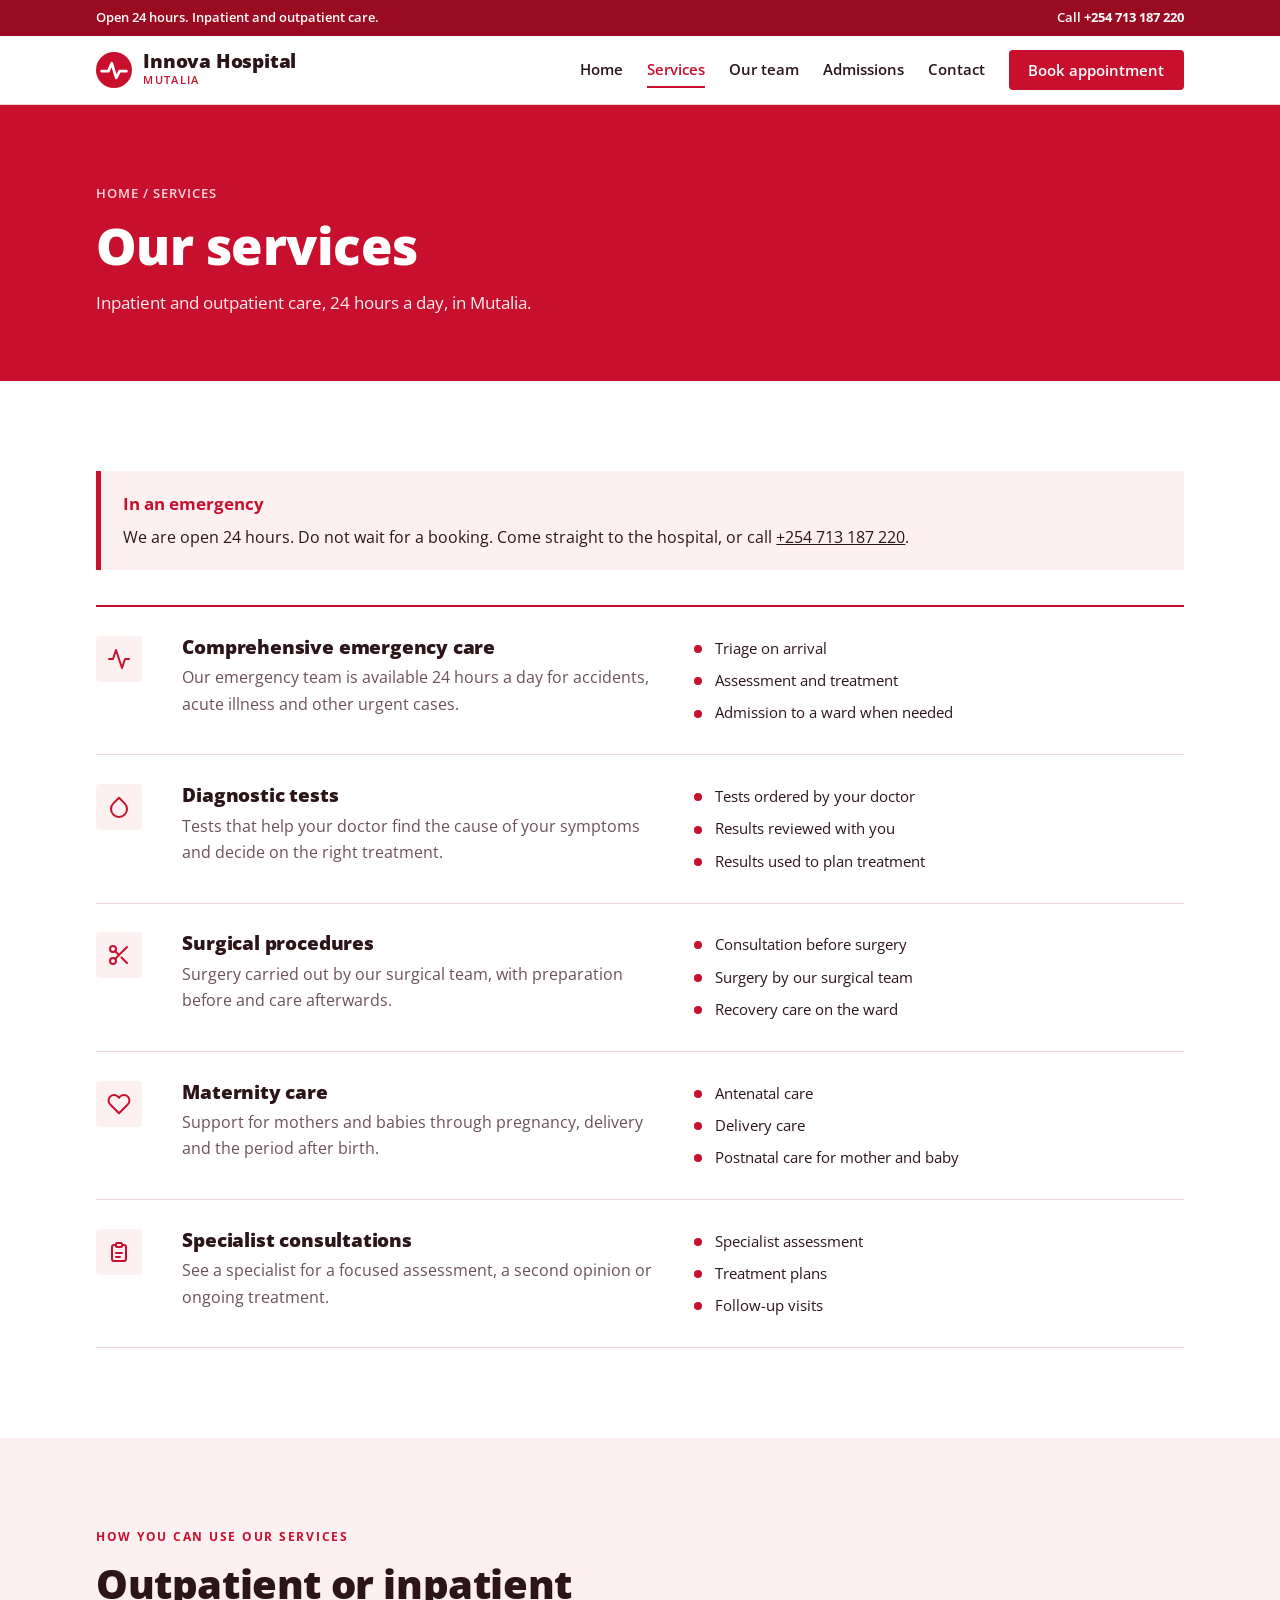
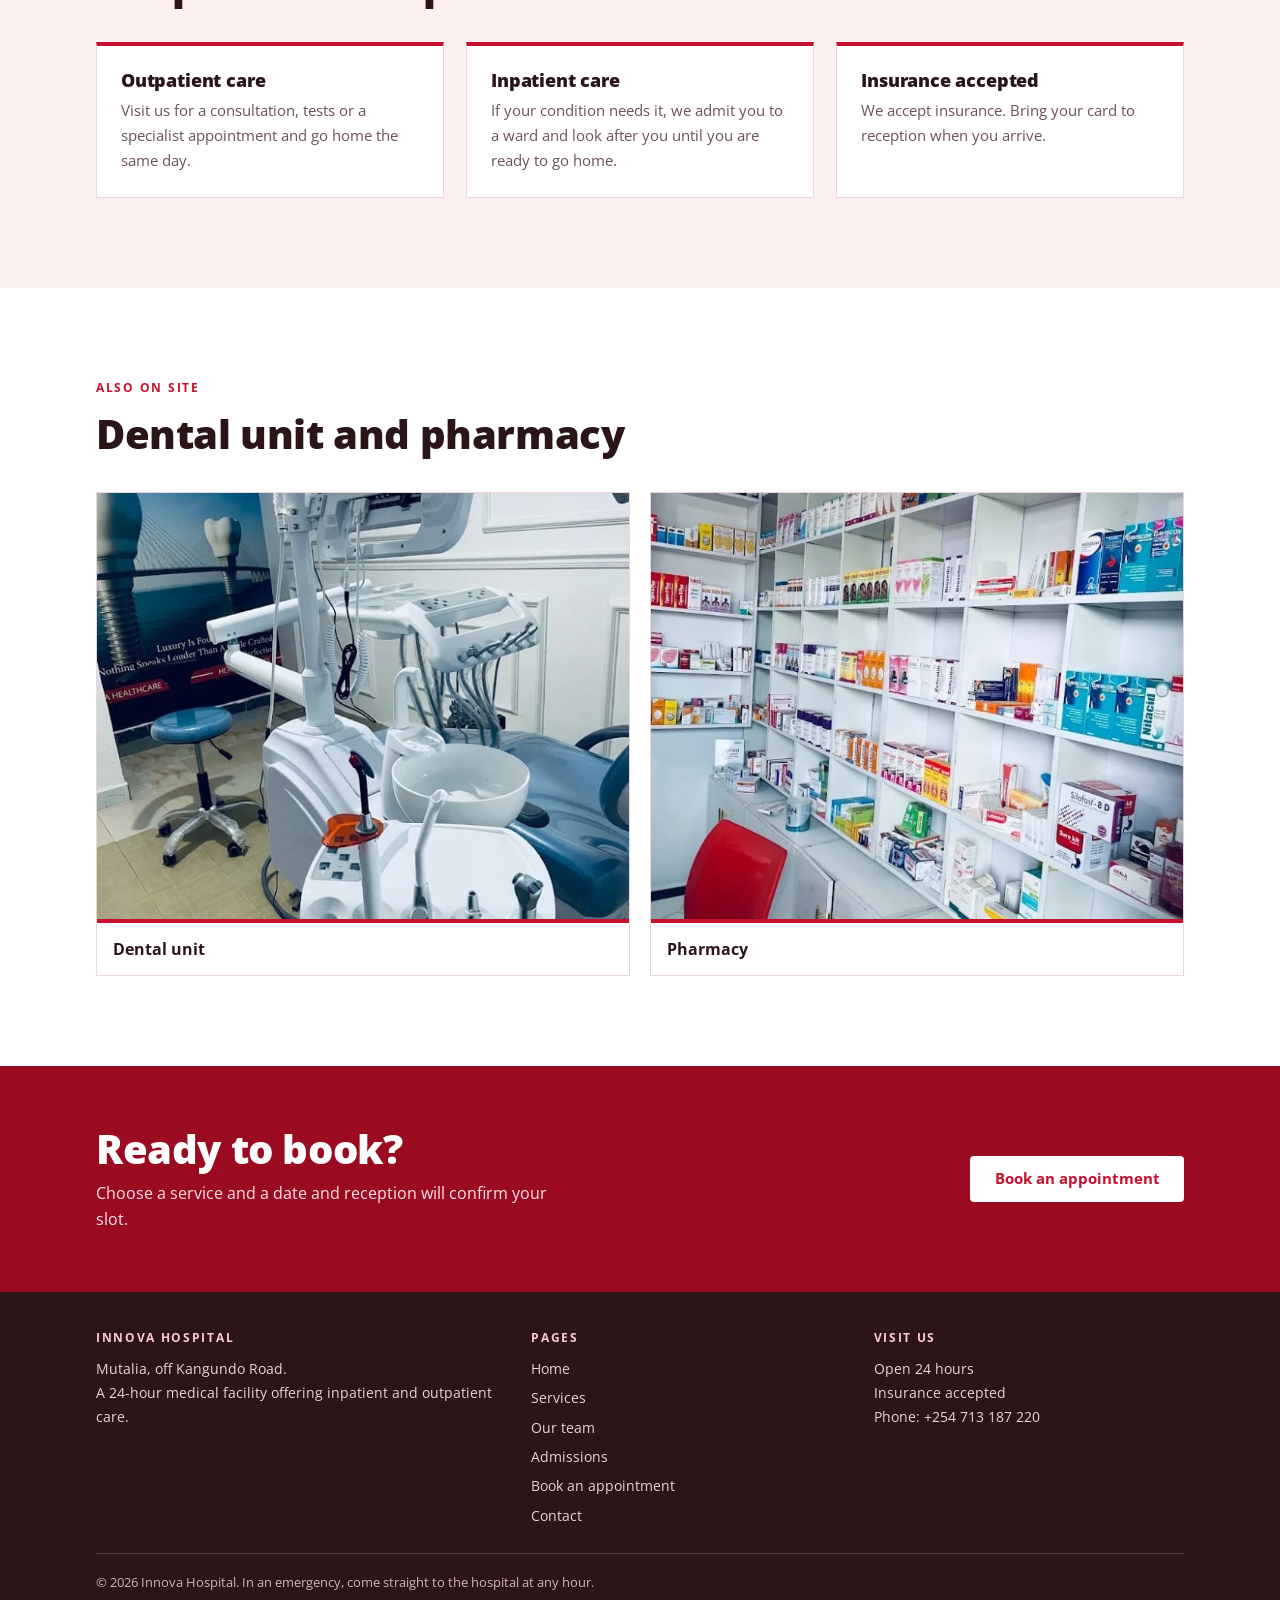
<file: services.html>
<!doctype html>
<html lang="en">
<head>
<meta charset="utf-8">
<meta name="viewport" content="width=device-width, initial-scale=1, viewport-fit=cover">
<title>Services | Innova Hospital</title>
<link rel="preconnect" href="https://fonts.googleapis.com">
<link rel="preconnect" href="https://fonts.gstatic.com" crossorigin>
<link rel="stylesheet" href="https://fonts.googleapis.com/css2?family=Open+Sans:wght@400;600;700;800&display=swap">
<link rel="stylesheet" href="styles.css">
<style>html{padding-top:env(safe-area-inset-top,0px);padding-bottom:env(safe-area-inset-bottom,0px)}</style>
</head>
<body>
<header class="top">
  <div class="strip"><div class="wrap"><span>Open 24 hours. Inpatient and outpatient care.</span><span>Call <a href="tel:+254713187220">+254 713 187 220</a></span></div></div>
  <div class="wrap bar">
    <a class="brand" href="index.html" aria-label="Innova Hospital home">
      <svg viewBox="0 0 32 32" aria-hidden="true"><circle cx="16" cy="16" r="16" fill="#C8102E"/><path d="M5 17h6l3-7 4 13 3-6h6" fill="none" stroke="#fff" stroke-width="2.4" stroke-linecap="round" stroke-linejoin="round"/></svg>
      <span><b>Innova Hospital</b><small>Mutalia</small></span>
    </a>
    <button class="menu" id="menu" aria-expanded="false" aria-controls="nav">Menu</button>
    <nav class="main" id="nav" aria-label="Main">
      <a href="index.html">Home</a>
      <a href="services.html" aria-current="page">Services</a>
      <a href="team.html">Our team</a>
      <a href="admissions.html">Admissions</a>
      <a href="contact.html">Contact</a>
      <a class="btn" href="book.html">Book appointment</a>
    </nav>
  </div>
</header>
<section class="page-hero">
  <div class="wrap">
    <p class="crumbs"><a href="index.html">Home</a> / Services</p>
    <h1>Our services</h1>
    <p>Inpatient and outpatient care, 24 hours a day, in Mutalia.</p>
  </div>
</section>
<main>
<section class="band">
  <div class="wrap">
    <div class="callout"><b>In an emergency</b><span>We are open 24 hours. Do not wait for a booking. Come straight to the hospital, or call <a href="tel:+254713187220">+254 713 187 220</a>.</span></div>
    <div class="detail">
    <article id="comprehensive-emergency-care">
      <span class="ico"><svg viewBox="0 0 24 24" aria-hidden="true"><polyline points="22 12 18 12 15 21 9 3 6 12 2 12"/></svg></span>
      <div><h3>Comprehensive emergency care</h3><p>Our emergency team is available 24 hours a day for accidents, acute illness and other urgent cases.</p></div>
      <ul><li>Triage on arrival</li><li>Assessment and treatment</li><li>Admission to a ward when needed</li></ul>
    </article>
    <article id="diagnostic-tests">
      <span class="ico"><svg viewBox="0 0 24 24" aria-hidden="true"><path d="M12 2.69l5.66 5.66a8 8 0 1 1-11.31 0z"/></svg></span>
      <div><h3>Diagnostic tests</h3><p>Tests that help your doctor find the cause of your symptoms and decide on the right treatment.</p></div>
      <ul><li>Tests ordered by your doctor</li><li>Results reviewed with you</li><li>Results used to plan treatment</li></ul>
    </article>
    <article id="surgical-procedures">
      <span class="ico"><svg viewBox="0 0 24 24" aria-hidden="true"><circle cx="6" cy="6" r="3"/><circle cx="6" cy="18" r="3"/><line x1="20" y1="4" x2="8.12" y2="15.88"/><line x1="14.47" y1="14.48" x2="20" y2="20"/><line x1="8.12" y1="8.12" x2="12" y2="12"/></svg></span>
      <div><h3>Surgical procedures</h3><p>Surgery carried out by our surgical team, with preparation before and care afterwards.</p></div>
      <ul><li>Consultation before surgery</li><li>Surgery by our surgical team</li><li>Recovery care on the ward</li></ul>
    </article>
    <article id="maternity-care">
      <span class="ico"><svg viewBox="0 0 24 24" aria-hidden="true"><path d="M20.84 4.61a5.5 5.5 0 0 0-7.78 0L12 5.67l-1.06-1.06a5.5 5.5 0 0 0-7.78 7.78l1.06 1.06L12 21.23l7.78-7.78 1.06-1.06a5.5 5.5 0 0 0 0-7.78z"/></svg></span>
      <div><h3>Maternity care</h3><p>Support for mothers and babies through pregnancy, delivery and the period after birth.</p></div>
      <ul><li>Antenatal care</li><li>Delivery care</li><li>Postnatal care for mother and baby</li></ul>
    </article>
    <article id="specialist-consultations">
      <span class="ico"><svg viewBox="0 0 24 24" aria-hidden="true"><path d="M9 5H7a2 2 0 0 0-2 2v12a2 2 0 0 0 2 2h10a2 2 0 0 0 2-2V7a2 2 0 0 0-2-2h-2"/><rect x="9" y="3" width="6" height="4" rx="1"/><path d="M9 13h6M9 17h4"/></svg></span>
      <div><h3>Specialist consultations</h3><p>See a specialist for a focused assessment, a second opinion or ongoing treatment.</p></div>
      <ul><li>Specialist assessment</li><li>Treatment plans</li><li>Follow-up visits</li></ul>
    </article>
    </div>
  </div>
</section>

<section class="band tint">
  <div class="wrap">
    <div class="head">
      <p class="eyebrow">How you can use our services</p>
      <h2>Outpatient or inpatient</h2>
    </div>
    <div class="roles">
      <div class="role"><h3>Outpatient care</h3><p>Visit us for a consultation, tests or a specialist appointment and go home the same day.</p></div>
      <div class="role"><h3>Inpatient care</h3><p>If your condition needs it, we admit you to a ward and look after you until you are ready to go home.</p></div>
      <div class="role"><h3>Insurance accepted</h3><p>We accept insurance. Bring your card to reception when you arrive.</p></div>
    </div>
  </div>
</section>

<section class="band">
  <div class="wrap">
    <div class="head">
      <p class="eyebrow">Also on site</p>
      <h2>Dental unit and pharmacy</h2>
    </div>
    <div class="gallery">
      <figure><img src="dental.jpg" width="702" height="937" alt="A dental treatment unit with a chair, monitor and instruments"><figcaption>Dental unit</figcaption></figure>
      <figure><img src="pharmacy.jpg" width="702" height="937" alt="Pharmacy shelves stocked with medicines"><figcaption>Pharmacy</figcaption></figure>
    </div>
  </div>
</section>
</main>
<section class="cta-band">
  <div class="wrap">
    <div><h2>Ready to book?</h2><p>Choose a service and a date and reception will confirm your slot.</p></div>
    <div class="cta"><a class="btn light" href="book.html">Book an appointment</a></div>
  </div>
</section>
<footer class="site">
  <div class="wrap">
    <div>
      <h4>Innova Hospital</h4>
      <p>Mutalia, off Kangundo Road.<br>A 24-hour medical facility offering inpatient and outpatient care.</p>
    </div>
    <div>
      <h4>Pages</h4>
      <ul>
        <li><a href="index.html">Home</a></li>
        <li><a href="services.html">Services</a></li>
        <li><a href="team.html">Our team</a></li>
        <li><a href="admissions.html">Admissions</a></li>
        <li><a href="book.html">Book an appointment</a></li>
        <li><a href="contact.html">Contact</a></li>
      </ul>
    </div>
    <div>
      <h4>Visit us</h4>
      <p>Open 24 hours<br>Insurance accepted<br>Phone: <a href="tel:+254713187220">+254 713 187 220</a></p>
    </div>
    <p class="legal">&copy; 2026 Innova Hospital. In an emergency, come straight to the hospital at any hour.</p>
  </div>
</footer>
<script src="app.js"></script>
</body>
</html>
</file>
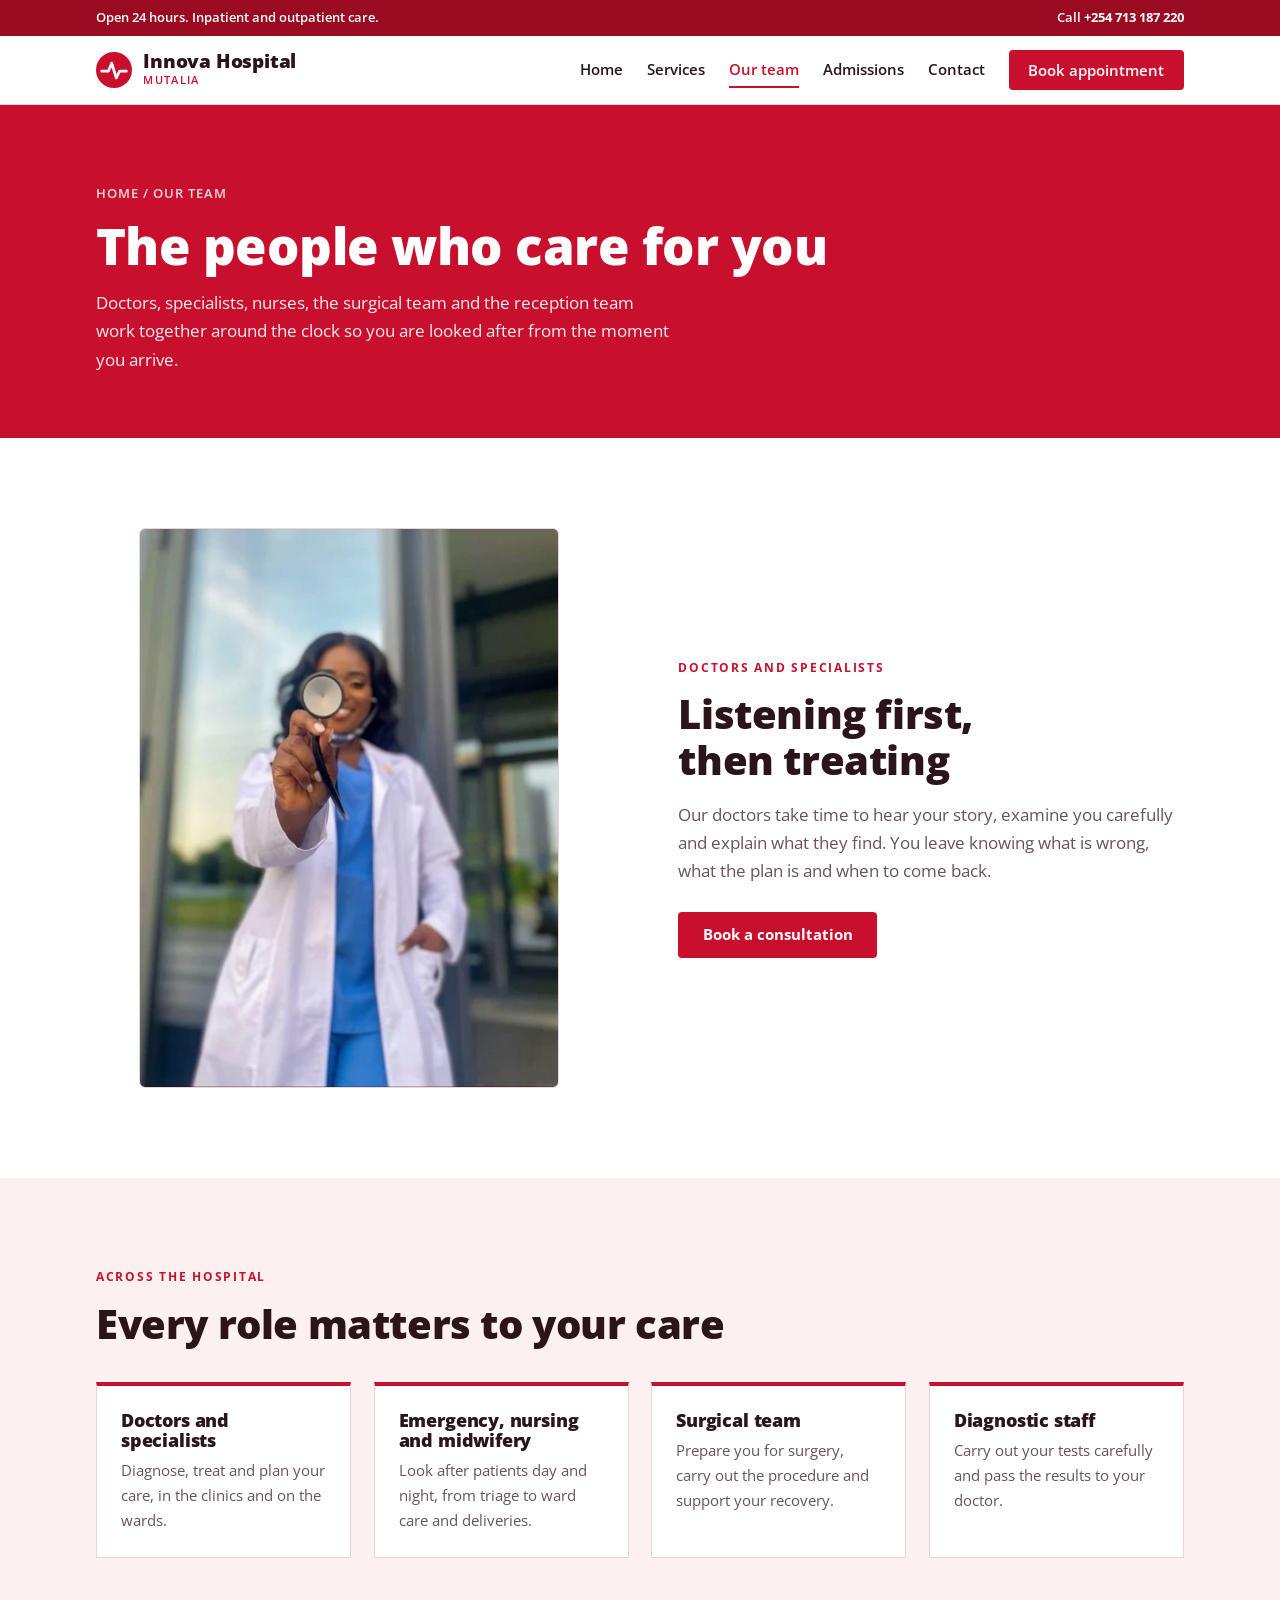
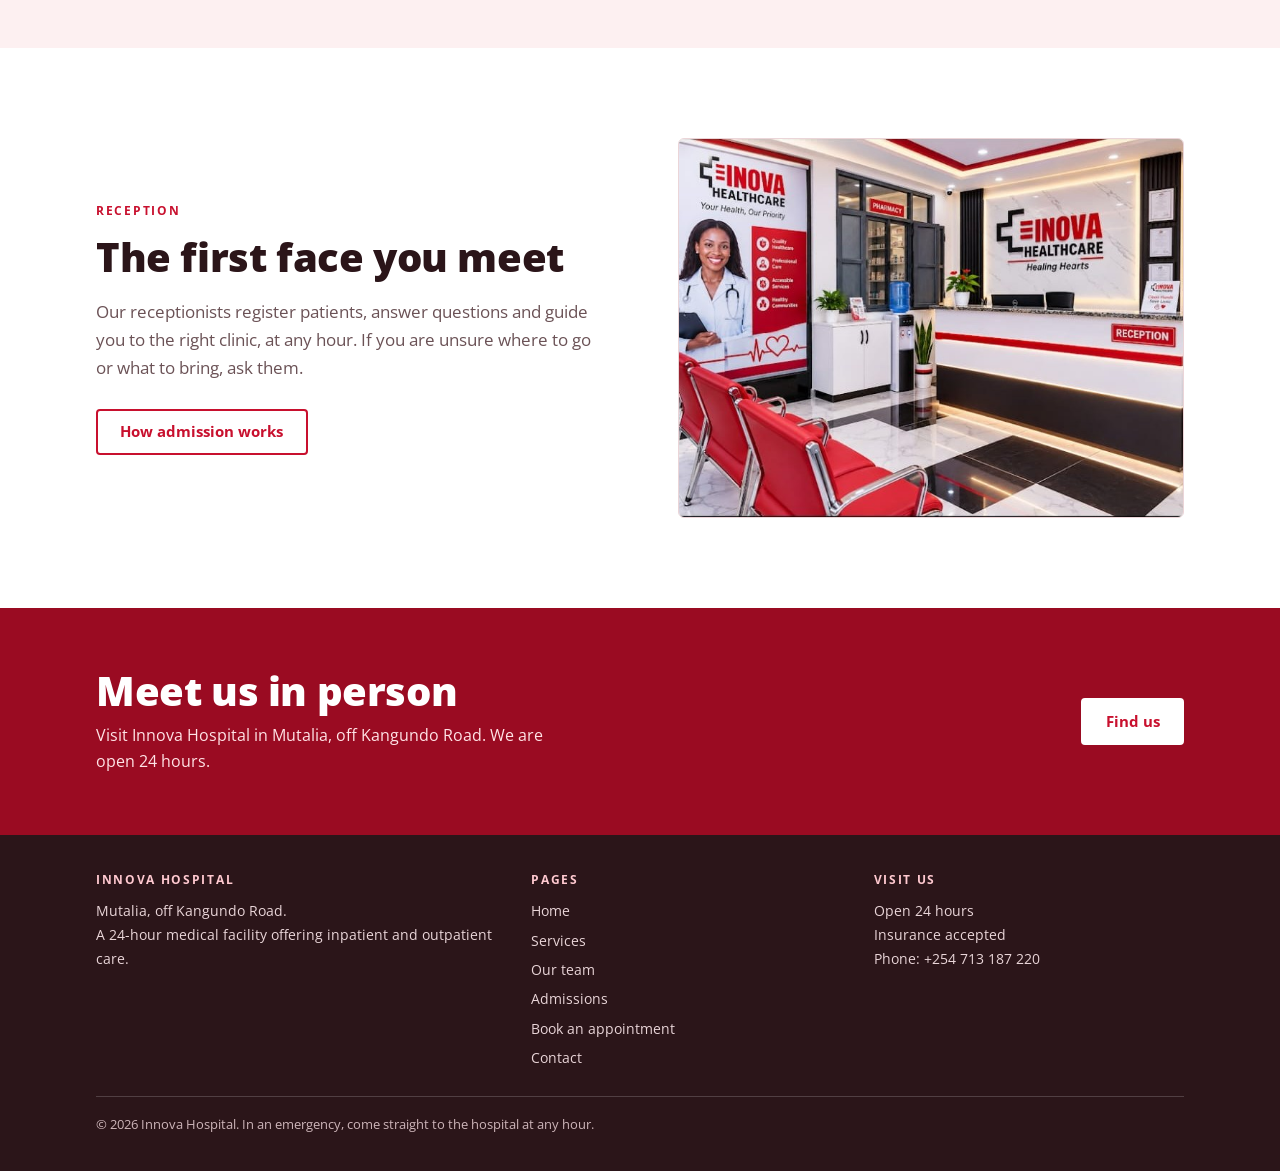
<file: team.html>
<!doctype html>
<html lang="en">
<head>
<meta charset="utf-8">
<meta name="viewport" content="width=device-width, initial-scale=1, viewport-fit=cover">
<title>Our team | Innova Hospital</title>
<link rel="preconnect" href="https://fonts.googleapis.com">
<link rel="preconnect" href="https://fonts.gstatic.com" crossorigin>
<link rel="stylesheet" href="https://fonts.googleapis.com/css2?family=Open+Sans:wght@400;600;700;800&display=swap">
<link rel="stylesheet" href="styles.css">
<style>html{padding-top:env(safe-area-inset-top,0px);padding-bottom:env(safe-area-inset-bottom,0px)}</style>
</head>
<body>
<header class="top">
  <div class="strip"><div class="wrap"><span>Open 24 hours. Inpatient and outpatient care.</span><span>Call <a href="tel:+254713187220">+254 713 187 220</a></span></div></div>
  <div class="wrap bar">
    <a class="brand" href="index.html" aria-label="Innova Hospital home">
      <svg viewBox="0 0 32 32" aria-hidden="true"><circle cx="16" cy="16" r="16" fill="#C8102E"/><path d="M5 17h6l3-7 4 13 3-6h6" fill="none" stroke="#fff" stroke-width="2.4" stroke-linecap="round" stroke-linejoin="round"/></svg>
      <span><b>Innova Hospital</b><small>Mutalia</small></span>
    </a>
    <button class="menu" id="menu" aria-expanded="false" aria-controls="nav">Menu</button>
    <nav class="main" id="nav" aria-label="Main">
      <a href="index.html">Home</a>
      <a href="services.html">Services</a>
      <a href="team.html" aria-current="page">Our team</a>
      <a href="admissions.html">Admissions</a>
      <a href="contact.html">Contact</a>
      <a class="btn" href="book.html">Book appointment</a>
    </nav>
  </div>
</header>
<section class="page-hero">
  <div class="wrap">
    <p class="crumbs"><a href="index.html">Home</a> / Our team</p>
    <h1>The people who care for you</h1>
    <p>Doctors, specialists, nurses, the surgical team and the reception team work together around the clock so you are looked after from the moment you arrive.</p>
  </div>
</section>
<main>
<section class="band">
  <div class="wrap split">
    <div class="figure narrow"><img src="doctor.jpg" width="702" height="937" alt="A doctor in a white coat and blue scrubs holding a stethoscope toward the camera"></div>
    <div>
      <p class="eyebrow">Doctors and specialists</p>
      <h2>Listening first, then treating</h2>
      <p class="lead">Our doctors take time to hear your story, examine you carefully and explain what they find. You leave knowing what is wrong, what the plan is and when to come back.</p>
      <div class="cta"><a class="btn" href="book.html">Book a consultation</a></div>
    </div>
  </div>
</section>

<section class="band tint">
  <div class="wrap">
    <div class="head">
      <p class="eyebrow">Across the hospital</p>
      <h2>Every role matters to your care</h2>
    </div>
    <div class="roles">
      <div class="role"><h3>Doctors and specialists</h3><p>Diagnose, treat and plan your care, in the clinics and on the wards.</p></div>
      <div class="role"><h3>Emergency, nursing and midwifery</h3><p>Look after patients day and night, from triage to ward care and deliveries.</p></div>
      <div class="role"><h3>Surgical team</h3><p>Prepare you for surgery, carry out the procedure and support your recovery.</p></div>
      <div class="role"><h3>Diagnostic staff</h3><p>Carry out your tests carefully and pass the results to your doctor.</p></div>
    </div>
  </div>
</section>

<section class="band">
  <div class="wrap split">
    <div>
      <p class="eyebrow">Reception</p>
      <h2>The first face you meet</h2>
      <p class="lead">Our receptionists register patients, answer questions and guide you to the right clinic, at any hour. If you are unsure where to go or what to bring, ask them.</p>
      <div class="cta"><a class="btn outline" href="admissions.html">How admission works</a></div>
    </div>
    <div class="figure"><img src="reception.jpg" width="702" height="528" alt="The hospital reception with a red and white desk, red waiting chairs and a pharmacy window"></div>
  </div>
</section>
</main>
<section class="cta-band">
  <div class="wrap">
    <div><h2>Meet us in person</h2><p>Visit Innova Hospital in Mutalia, off Kangundo Road. We are open 24 hours.</p></div>
    <div class="cta"><a class="btn light" href="contact.html">Find us</a></div>
  </div>
</section>
<footer class="site">
  <div class="wrap">
    <div>
      <h4>Innova Hospital</h4>
      <p>Mutalia, off Kangundo Road.<br>A 24-hour medical facility offering inpatient and outpatient care.</p>
    </div>
    <div>
      <h4>Pages</h4>
      <ul>
        <li><a href="index.html">Home</a></li>
        <li><a href="services.html">Services</a></li>
        <li><a href="team.html">Our team</a></li>
        <li><a href="admissions.html">Admissions</a></li>
        <li><a href="book.html">Book an appointment</a></li>
        <li><a href="contact.html">Contact</a></li>
      </ul>
    </div>
    <div>
      <h4>Visit us</h4>
      <p>Open 24 hours<br>Insurance accepted<br>Phone: <a href="tel:+254713187220">+254 713 187 220</a></p>
    </div>
    <p class="legal">&copy; 2026 Innova Hospital. In an emergency, come straight to the hospital at any hour.</p>
  </div>
</footer>
<script src="app.js"></script>
</body>
</html>
</file>
<file: styles.css>
/* Innova Hospital: red and white, Open Sans. One deliberate look, so every colour is set explicitly. */
:root{
  --red:#C8102E;
  --red-deep:#9A0B22;
  --red-tint:#FDF0F1;
  --ink:#2B1519;
  --muted:#6B5256;
  --line:#EBD5D8;
  --white:#FFFFFF;
  --font:"Open Sans",system-ui,"Segoe UI",Arial,sans-serif;
  color-scheme:light;
}
*{box-sizing:border-box}
html{scroll-behavior:smooth;scroll-padding-top:84px;background:var(--white)}
body{margin:0;background:var(--white);color:var(--ink);font-family:var(--font);font-size:16px;line-height:1.65;-webkit-font-smoothing:antialiased}
body::before{content:"";position:fixed;inset:0 0 auto;height:env(safe-area-inset-top,0px);background:var(--white);z-index:30}
h1,h2,h3{margin:0;line-height:1.15;text-wrap:balance;letter-spacing:-.01em}
p{margin:0}
img{display:block;max-width:100%;height:auto}
a{color:inherit}
.wrap{max-width:1120px;margin-inline:auto;padding-left:max(16px,env(safe-area-inset-left,0px));padding-right:max(16px,env(safe-area-inset-right,0px))}
.eyebrow{font-size:.78rem;font-weight:700;letter-spacing:.14em;text-transform:uppercase;color:var(--red)}
.band{padding-block:clamp(48px,7vw,92px)}
.tint{background:var(--red-tint)}
.lead{max-width:62ch;color:var(--muted);font-size:1.06rem}
.head{display:grid;gap:.8rem;margin-bottom:2.2rem}
.head h2,.split h2,.cta-band h2{font-size:clamp(1.7rem,3.6vw,2.5rem);font-weight:800}
:focus-visible{outline:3px solid var(--red);outline-offset:3px}

/* buttons */
.btn{display:inline-flex;align-items:center;justify-content:center;gap:.5rem;padding:.85rem 1.4rem;font:700 .95rem/1 var(--font);text-decoration:none;border:2px solid var(--red);background:var(--red);color:var(--white);border-radius:4px;cursor:pointer;transition:background .15s,color .15s,border-color .15s}
.btn:hover{background:var(--red-deep);border-color:var(--red-deep)}
.btn.ghost{background:transparent;color:var(--white);border-color:rgba(255,255,255,.7)}
.btn.ghost:hover{background:var(--white);color:var(--red);border-color:var(--white)}
.btn.light{background:var(--white);color:var(--red);border-color:var(--white)}
.btn.light:hover{background:var(--red-tint);border-color:var(--red-tint)}
.btn.outline{background:transparent;color:var(--red)}
.btn.outline:hover{background:var(--red);color:var(--white)}
.cta{display:flex;flex-wrap:wrap;gap:.8rem;margin-top:1.7rem}

/* header */
header.top{position:sticky;top:env(safe-area-inset-top,0px);z-index:40;background:var(--white);border-bottom:1px solid var(--line)}
.bar{display:flex;align-items:center;justify-content:space-between;gap:16px;min-height:68px}
.brand{display:flex;align-items:center;gap:.7rem;text-decoration:none}
.brand svg{width:36px;height:36px;flex:none}
.brand b{display:block;font-size:1.2rem;font-weight:800;line-height:1.1;letter-spacing:-.01em}
.brand small{display:block;font-size:.7rem;font-weight:600;letter-spacing:.12em;text-transform:uppercase;color:var(--red)}
nav.main{display:flex;align-items:center;gap:1.5rem}
nav.main a{font-size:.92rem;font-weight:600;text-decoration:none;color:var(--ink);padding-block:.3rem;border-bottom:2px solid transparent}
nav.main a:not(.btn):hover{color:var(--red)}
nav.main a[aria-current="page"]:not(.btn){color:var(--red);border-bottom-color:var(--red)}
nav.main .btn{padding:.65rem 1.1rem;color:var(--white);border-bottom:2px solid var(--red)}
.menu{display:none;background:none;border:1px solid var(--line);border-radius:4px;padding:.55rem .8rem;font:700 .85rem var(--font);color:var(--ink);cursor:pointer}

/* top strip and key facts */
.strip{background:var(--red-deep);color:var(--white);font-size:.82rem;font-weight:600}
.strip .wrap{display:flex;flex-wrap:wrap;justify-content:space-between;gap:.1rem 1.4rem;padding-block:.45rem}
.strip a{text-decoration:none;font-weight:700}
.strip a:hover{text-decoration:underline}
.keyfacts{display:grid;grid-template-columns:repeat(auto-fit,minmax(220px,1fr));gap:1.4rem;padding-block:1.8rem}
.keyfacts div{border-left:4px solid var(--red);padding-left:1rem}
.keyfacts b{display:block;font-size:1.25rem;font-weight:800;color:var(--red)}
.keyfacts span{color:var(--muted);font-size:.94rem}

/* home hero */
.hero{position:relative;background:var(--red);color:var(--white);overflow:hidden}
.hero .wrap{position:relative;z-index:1;display:grid;grid-template-columns:minmax(0,1.1fr) minmax(0,.9fr);gap:clamp(28px,5vw,64px);align-items:center;padding-block:clamp(40px,6vw,76px) clamp(84px,10vw,130px)}
.hero .eyebrow{color:#FFD9DE}
.hero h1{font-size:clamp(2.1rem,5.2vw,3.7rem);font-weight:800;margin-top:.9rem}
.hero p.sub{margin-top:1.2rem;font-size:1.1rem;max-width:52ch;color:#FFEDEF}
.hero .frame{border-radius:6px;overflow:hidden;box-shadow:0 18px 40px rgba(80,0,12,.3);background:var(--red-tint);max-width:440px;justify-self:center;width:100%}
.ecg{position:absolute;left:0;right:0;bottom:0;width:100%;height:clamp(70px,10vw,120px);z-index:0}
.ecg path{fill:none;stroke:var(--white);stroke-width:3;stroke-linecap:round;stroke-linejoin:round;vector-effect:non-scaling-stroke}
.ecg .base{opacity:.3}
.ecg .pulse{stroke-dasharray:140 2260;animation:run 5s linear infinite}
@keyframes run{from{stroke-dashoffset:140}to{stroke-dashoffset:-2260}}

/* inner page banner */
.page-hero{background:var(--red);color:var(--white)}
.page-hero .wrap{padding-block:clamp(36px,5vw,64px)}
.page-hero .crumbs{font-size:.8rem;font-weight:600;letter-spacing:.08em;text-transform:uppercase;color:#FFD9DE}
.page-hero .crumbs a{text-decoration:none}
.page-hero .crumbs a:hover{text-decoration:underline}
.page-hero h1{font-size:clamp(2rem,4.8vw,3.2rem);font-weight:800;margin-top:.7rem}
.page-hero p{margin-top:.9rem;max-width:58ch;color:#FFEDEF;font-size:1.08rem}

/* quick links */
.quick{display:grid;grid-template-columns:repeat(auto-fit,minmax(240px,1fr));gap:1px;background:var(--line);border:1px solid var(--line)}
.quick a{display:grid;gap:.4rem;background:var(--white);padding:1.5rem;text-decoration:none;transition:background .15s}
.quick a:hover{background:var(--red-tint)}
.quick b{font-size:1.1rem;font-weight:800;color:var(--red)}
.quick span{color:var(--muted);font-size:.94rem}
.quick em{font-style:normal;font-weight:700;font-size:.88rem;color:var(--red)}

/* generic grids and cards */
.cards{display:grid;grid-template-columns:repeat(auto-fit,minmax(190px,1fr));gap:1rem}
.svc{background:var(--white);border:1px solid var(--line);padding:1.5rem;display:grid;gap:.7rem;align-content:start;min-width:0;transition:background .15s}
.svc:hover{background:var(--red-tint)}
.ico{width:46px;height:46px;display:grid;place-items:center;background:var(--red-tint);color:var(--red);border-radius:4px}
.svc:hover .ico{background:var(--red);color:var(--white)}
.ico svg{width:24px;height:24px;fill:none;stroke:currentColor;stroke-width:2;stroke-linecap:round;stroke-linejoin:round}
.svc h3{font-size:1.08rem;font-weight:700}
.svc p{font-size:.93rem;color:var(--muted)}
.more{margin-top:1.6rem}

/* image beside text */
.split{display:grid;grid-template-columns:minmax(0,1fr) minmax(0,1fr);gap:clamp(28px,6vw,80px);align-items:center}
.split.top{align-items:start}
.split h2{margin-top:.8rem}
.split .lead{margin-top:1.1rem}
.figure{border-radius:6px;overflow:hidden;background:var(--red-tint);border:1px solid var(--line)}
.figure.narrow{max-width:420px;justify-self:center;width:100%}
.vals{display:grid;border-top:2px solid var(--red);margin-top:1.4rem}
.vals div{padding:1.1rem 0;border-bottom:1px solid var(--line)}
.vals h3{font-size:1.05rem;font-weight:700;color:var(--red)}
.vals p{margin-top:.3rem;color:var(--muted)}

/* service detail */
.callout{display:grid;gap:.4rem;border-left:5px solid var(--red);background:var(--red-tint);padding:1.2rem 1.4rem;margin-bottom:2.2rem}
.callout b{color:var(--red);font-size:1.05rem}
.detail{display:grid;gap:0;border-top:2px solid var(--red)}
.detail article{display:grid;grid-template-columns:64px minmax(0,1fr) minmax(0,1fr);gap:1.4rem;padding:1.8rem 0;border-bottom:1px solid var(--line);align-items:start}
.detail h3{font-size:1.2rem;font-weight:800}
.detail p{margin-top:.4rem;color:var(--muted)}
.detail ul{margin:0;padding:0;list-style:none;display:grid;gap:.45rem}
.detail li{position:relative;padding-left:1.3rem;font-size:.95rem}
.detail li::before{content:"";position:absolute;left:0;top:.6em;width:8px;height:8px;background:var(--red);border-radius:50%}

/* team */
.roles{display:grid;grid-template-columns:repeat(auto-fit,minmax(250px,1fr));gap:1.4rem}
.role{border:1px solid var(--line);border-top:4px solid var(--red);padding:1.5rem;background:var(--white);min-width:0}
.role h3{font-size:1.1rem;font-weight:800}
.role p{margin-top:.5rem;color:var(--muted);font-size:.95rem}

/* steps */
.steps{list-style:none;margin:0;padding:0;display:grid;grid-template-columns:repeat(auto-fit,minmax(200px,1fr));gap:1.6rem}
.steps li{border-top:3px solid var(--red);padding-top:1rem;min-width:0}
.steps .n{font-size:2.3rem;font-weight:800;line-height:1;color:var(--red);font-variant-numeric:tabular-nums}
.steps h3{font-size:1.06rem;font-weight:700;margin-top:.7rem}
.steps p{margin-top:.4rem;font-size:.93rem;color:var(--muted)}
.checks{list-style:none;margin:1.2rem 0 0;padding:0;display:grid;gap:.8rem}
.checks li{position:relative;padding-left:2rem}
.checks li::before{content:"";position:absolute;left:0;top:.35em;width:18px;height:18px;border:2px solid var(--red);border-radius:3px}
.checks li::after{content:"";position:absolute;left:6px;top:.5em;width:5px;height:9px;border:solid var(--red);border-width:0 2px 2px 0;transform:rotate(40deg)}
.checks b{display:block}
.checks span{color:var(--muted);font-size:.94rem}

/* form */
form{display:grid;gap:1rem;background:var(--white);border:1px solid var(--line);border-top:4px solid var(--red);border-radius:4px;padding:1.6rem}
.row{display:grid;grid-template-columns:repeat(2,minmax(0,1fr));gap:1rem}
label{display:grid;gap:.35rem;font-size:.85rem;font-weight:700}
input,select,textarea{width:100%;font:400 1rem var(--font);color:var(--ink);background:var(--white);border:1px solid #D8BEC2;border-radius:4px;padding:.7rem .8rem}
input:focus,select:focus,textarea:focus{outline:3px solid rgba(200,16,46,.35);border-color:var(--red)}
textarea{min-height:96px;resize:vertical}
.note{font-size:.84rem;color:var(--muted)}
#result{margin-top:1.4rem;background:var(--white);border:1px solid var(--line);border-left:5px solid var(--red);border-radius:4px;padding:1.3rem}
#result h3{font-size:1.1rem;font-weight:800}
#result dl{display:grid;grid-template-columns:auto 1fr;gap:.35rem 1rem;margin:.9rem 0}
#result dt{font-weight:700;color:var(--red)}
#result dd{margin:0;overflow-wrap:anywhere}
#result .btn{margin-top:.7rem}

/* contact facts */
.facts{margin:0;display:grid;border-top:2px solid var(--red)}
.facts div{display:grid;grid-template-columns:minmax(110px,.4fr) 1fr;gap:1rem;padding:1.05rem 0;border-bottom:1px solid var(--line)}
.facts dt{font-size:.75rem;font-weight:700;letter-spacing:.12em;text-transform:uppercase;color:var(--red);padding-top:.2rem}
.facts dd{margin:0;font-weight:600}

/* closing band */
.cta-band{background:var(--red-deep);color:var(--white)}
.cta-band .wrap{display:flex;flex-wrap:wrap;align-items:center;justify-content:space-between;gap:1.4rem 2rem;padding-block:clamp(36px,5vw,60px)}
.cta-band p{color:#FFE3E6;margin-top:.5rem;max-width:52ch}
.cta-band .cta{margin-top:0}

/* footer */
footer.site{background:var(--ink);color:#E9D5D8;font-size:.9rem}
footer.site .wrap{display:grid;grid-template-columns:minmax(0,1.3fr) repeat(2,minmax(0,1fr));gap:1.6rem 2rem;padding-block:2.2rem}
footer.site h4{margin:0 0 .6rem;font-size:.75rem;letter-spacing:.14em;text-transform:uppercase;color:#FFC9D0}
footer.site p,footer.site li{margin:0}
footer.site ul{list-style:none;margin:0;padding:0;display:grid;gap:.35rem}
footer.site a{text-decoration:none}
footer.site a:hover{text-decoration:underline}
footer.site .legal{grid-column:1/-1;border-top:1px solid rgba(255,255,255,.18);padding-top:1.1rem;font-size:.82rem;color:#CDB5B9}

@media (max-width:900px){
  .hero .wrap,.split{grid-template-columns:minmax(0,1fr)}
  .detail article{grid-template-columns:56px minmax(0,1fr)}
  .detail article ul{grid-column:2}
  footer.site .wrap{grid-template-columns:minmax(0,1fr) minmax(0,1fr)}
  footer.site .wrap>div:first-child{grid-column:1/-1}
  .menu{display:inline-block}
  nav.main{display:none;position:absolute;left:0;right:0;top:100%;background:var(--white);border-bottom:1px solid var(--line);flex-direction:column;align-items:stretch;gap:0;padding:.4rem max(16px,env(safe-area-inset-right,0px)) 1rem max(16px,env(safe-area-inset-left,0px))}
  nav.main.open{display:flex}
  nav.main a:not(.btn){padding:.8rem 0;border-bottom:1px solid var(--line)}
  nav.main a[aria-current="page"]:not(.btn){border-bottom-color:var(--line)}
  nav.main .btn{margin-top:.8rem}
}
@media (max-width:520px){
  .row{grid-template-columns:minmax(0,1fr)}
  .facts div{grid-template-columns:minmax(0,1fr);gap:.2rem}
  .cta .btn{flex:1 1 100%}
  .detail article{grid-template-columns:minmax(0,1fr)}
  .detail article ul{grid-column:auto}
  footer.site .wrap{grid-template-columns:minmax(0,1fr)}
}
@media (prefers-reduced-motion:reduce){
  html{scroll-behavior:auto}
  .ecg .pulse{animation:none;display:none}
}

/* photos and gallery */
.figure img,.frame img{width:100%}
.gallery{display:grid;grid-template-columns:repeat(auto-fit,minmax(260px,1fr));gap:1.2rem}
.gallery figure{margin:0;border:1px solid var(--line);background:var(--white);min-width:0}
.gallery img{width:100%;aspect-ratio:5/4;object-fit:cover;object-position:50% 55%}
.gallery figcaption{padding:.8rem 1rem;font-weight:700;border-top:4px solid var(--red)}
</file>
